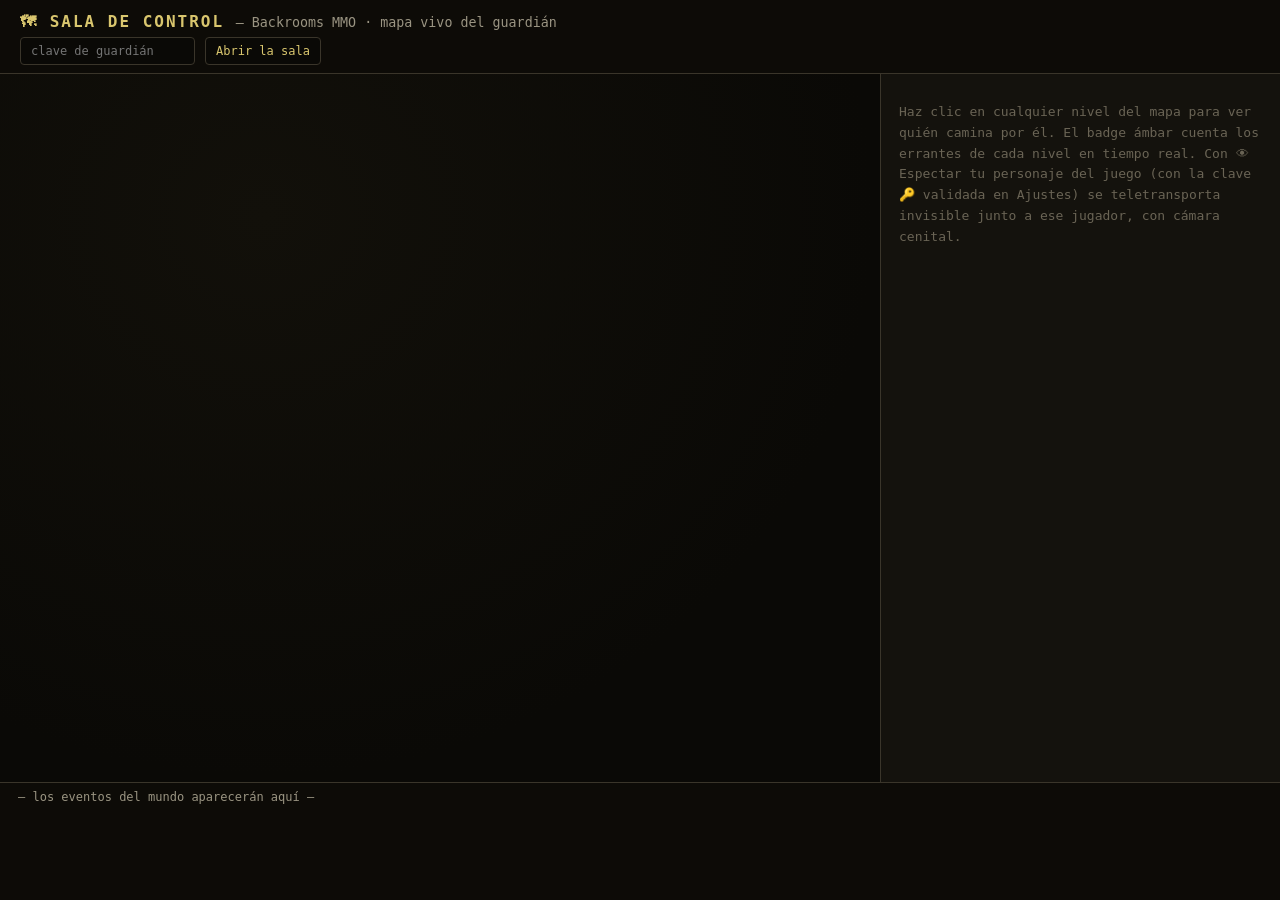
<file: server/observatorio-mapa.html>
<!doctype html>
<!-- SALA DE CONTROL — mapa vivo del grafo de niveles para los directos del
     guardián. Se sirve en /observatorio/mapa; consume /grafo (estático) y
     /observa (cada 2 s) con la clave de guardián. Clic en un nivel → panel con
     sus jugadores → botón 👁 Espectar teletransporta al guardián EN el juego
     junto a ese jugador (cámara cenital, invisible). Sin dependencias. -->
<html lang="es">
<head>
<meta charset="utf-8">
<meta name="viewport" content="width=device-width, initial-scale=1">
<meta name="robots" content="noindex">
<title>Sala de Control — Backrooms MMO</title>
<style>
 :root{
  --amarillo:#d9c66e; --amarillo-osc:#8a7a3d; --hueso:#efe8d0; --gris:#9a9482;
  --panel:#14120d; --borde:#3a352a; --fondo:#0a0906;
  --ok:#7fae62; --aviso:#c8964a; --mal:#c05b4a; --azul:#6d95b5;
 }
 *{box-sizing:border-box}
 body{background:var(--fondo);color:var(--hueso);margin:0;height:100vh;display:flex;flex-direction:column;
  font-family:'Cascadia Mono','Consolas',monospace}
 [hidden]{display:none!important}
 header{padding:12px 20px 8px;border-bottom:1px solid var(--borde);background:#0d0b07}
 h1{font-size:16px;margin:0 0 4px;color:var(--amarillo);letter-spacing:2px}
 h1 small{color:var(--gris);font-weight:normal;letter-spacing:0}
 .fila{display:flex;gap:10px;align-items:center;flex-wrap:wrap;margin:6px 0 0}
 input,button{background:#0a0906;border:1px solid var(--borde);color:var(--hueso);
  font-family:inherit;font-size:12px;padding:6px 10px;border-radius:4px}
 button{cursor:pointer;color:var(--amarillo)} button:hover{border-color:var(--amarillo)}
 #error{color:var(--mal);font-size:12px}
 #estado-linea{color:var(--gris);font-size:11px;margin-left:auto}
 #anuncio-txt{width:340px}
 #buscar{width:200px}
 main{flex:1;display:flex;min-height:0}
 .wrap{flex:1;overflow:auto;background:radial-gradient(ellipse at 30% 20%, #12100a 0%, #0a0906 70%)}
 aside{width:400px;border-left:1px solid var(--borde);background:var(--panel);
  overflow:auto;padding:16px 18px;flex-shrink:0}
 aside .vacio{color:#6a6455;font-size:13px;line-height:1.6;margin-top:12px}
 aside h2{font-size:16px;color:var(--amarillo);margin:0 0 2px}
 aside .sub{color:var(--gris);font-size:12px;margin:0 0 10px}
 aside h3{font-size:12px;color:var(--gris);letter-spacing:2px;margin:14px 0 6px;
  border-bottom:1px solid var(--borde);padding-bottom:4px}
 .peligro-badge{display:inline-block;width:11px;height:11px;border-radius:3px;margin-right:6px;vertical-align:-1px}
 /* fichas de jugador en el panel */
 .jug{background:#0f0e0a;border:1px solid var(--borde);border-left:3px solid var(--amarillo-osc);
  padding:8px 10px;margin-bottom:6px;font-size:12.5px;line-height:1.5}
 .jug b{color:var(--hueso);font-size:13.5px}
 .jug .meta{color:var(--gris);font-size:11px}
 .jug .vit b{font-variant-numeric:tabular-nums}
 .jug .sep{color:var(--gris);margin:0 3px}
 .jug .acciones{margin-top:5px;display:flex;gap:5px}
 .jug .acciones button{padding:3px 9px;font-size:11.5px}
 .jug button.espectar{color:#7ab8e8;border-color:#2a4a62}
 .jug button.espectar:hover{border-color:#7ab8e8}
 .jug button.kick:hover{border-color:var(--aviso);color:var(--aviso)}
 .jug button.ban:hover{border-color:var(--mal);color:var(--mal)}
 .flags{font-size:14px;margin-left:4px}
 /* ticker de eventos */
 #ticker{border-top:1px solid var(--borde);background:#0d0b07;padding:6px 18px;
  height:118px;overflow-y:auto;font-size:12px;flex-shrink:0}
 #ticker .ev{padding:1px 0;color:var(--gris)}
 #ticker .ev .hora{color:#5a543f;font-size:10.5px;margin-right:6px}
 #ticker .ev.cruce{color:var(--hueso)}
 #ticker .ev.entra{color:var(--azul)}
 #ticker .ev.muere{color:var(--mal)}
 #ticker .ev.escape{color:#4ade80;font-weight:bold}
 /* toast */
 #toast{position:fixed;bottom:132px;left:50%;transform:translateX(-50%);
  background:var(--panel);border:1px solid var(--amarillo);color:var(--hueso);
  padding:10px 18px;border-radius:6px;opacity:0;transition:opacity .3s;pointer-events:none;z-index:9;font-size:13px}
 #toast.ver{opacity:1}
 /* ------- SVG ------- */
 svg{display:block}
 .arista{fill:none;stroke:#8a8a9a;stroke-opacity:.4;stroke-width:1.6;transition:all .15s}
 .arista.vuelta{stroke:#b08a4a;stroke-opacity:.45}
 .t-rara,.t-arriesgada,.t-llave,.t-void{stroke-dasharray:6 4}
 .t-escape{stroke:#4ade80}
 .arista.lit{stroke:#ffd970;stroke-opacity:1;stroke-width:2.8;
  filter:drop-shadow(0 0 5px rgba(255,217,112,.9))}
 .arista.dim{stroke-opacity:.06}
 .nodo{cursor:pointer}
 .nodo rect.caja{fill:#16141c;stroke-width:2;transition:all .15s}
 .nodo.escape rect.caja{fill:#14261c}
 .nodo.congente rect.caja{fill:#1d1a10}
 .nodo .tt{fill:#f0ead6;font-size:14px;font-weight:700}
 .nodo .ts{fill:#b8b2a0;font-size:11px}
 .nodo .tp{font-size:10px;font-weight:600}
 .nodo:hover rect.caja,.nodo.lit rect.caja{filter:drop-shadow(0 0 8px rgba(255,217,112,.7));stroke-width:3}
 .nodo.sel rect.caja{stroke:#ffd970!important;stroke-width:3.5;
  filter:drop-shadow(0 0 12px rgba(255,217,112,.9))}
 .nodo.dim{opacity:.22}
 .nodo.buscado rect.caja{filter:drop-shadow(0 0 10px rgba(122,222,128,.9));stroke:#4ade80!important}
 /* badge vivo de jugadores */
 .badge circle{fill:#3a2f10;stroke:var(--amarillo);stroke-width:1.5}
 .badge text{fill:#ffe9a0;font-size:13px;font-weight:700}
 .badge.pulso circle{animation:pulso 1.6s ease-in-out infinite}
 @keyframes pulso{0%,100%{stroke-opacity:1}50%{stroke-opacity:.25}}
 .nombres{fill:#c8b866;font-size:10px}
</style>
</head>
<body>
<header>
 <h1>🗺 SALA DE CONTROL <small>— Backrooms MMO · mapa vivo del guardián</small></h1>
 <div class="fila" id="acceso">
  <input id="clave" type="password" placeholder="clave de guardián" autocomplete="off">
  <button id="entrar">Abrir la sala</button>
  <span id="error"></span>
 </div>
 <div class="fila" id="controles" hidden>
  <input id="anuncio-txt" maxlength="200" placeholder="📢 anuncio para TODOS (reto, premio, ganador…)">
  <button id="btn-anuncio">📢 Anunciar</button>
  <button id="btn-dejar" title="El guardián vuelve al mundo (deja de espectar)">✕ Dejar de espectar</button>
  <input id="buscar" placeholder="buscar nivel o errante…" spellcheck="false">
  <span id="estado-linea"></span>
 </div>
</header>
<main>
 <div class="wrap" id="wrap"><svg id="mapa"></svg></div>
 <aside id="panel">
  <p class="vacio">Haz clic en cualquier nivel del mapa para ver quién camina por él.
  El badge ámbar cuenta los errantes de cada nivel en tiempo real.
  Con 👁 Espectar tu personaje del juego (con la clave 🔑 validada en Ajustes)
  se teletransporta invisible junto a ese jugador, con cámara cenital.</p>
 </aside>
</main>
<div id="ticker"><div class="ev">— los eventos del mundo aparecerán aquí —</div></div>
<div id="toast"></div>

<script>
'use strict';
(() => {
  const $ = (id) => document.getElementById(id);
  const esc = (s) => String(s == null ? '' : s)
    .replace(/&/g, '&amp;').replace(/</g, '&lt;').replace(/>/g, '&gt;').replace(/"/g, '&quot;');
  const PELIGRO = ['#3fae6a', '#8bb944', '#d9a531', '#e0742c', '#d94a35', '#a12744'];
  const colorPeligro = (p) => PELIGRO[Math.max(0, Math.min(5, p | 0))];
  const colorVital = (v) => v > 60 ? 'var(--ok)' : v > 30 ? 'var(--aviso)' : 'var(--mal)';

  let clave = sessionStorage.getItem('obs-clave') || '';
  let grafo = null;       // /grafo: {niveles}
  let pos = {}, W = 0, H = 0; // layout calculado
  let vivo = null;        // último /observa
  let seleccion = null;   // nivel clicado
  let timer = null;
  let prevJug = null;     // id -> {nombre, nivel, muerto} para el ticker
  let prevEscapes = null;

  // ---------- layout BFS por capas (el de pipeline/make-map.js) ----------
  const NW = 200, NH = 68, GX = 150, GY = 26;
  function calcularLayout() {
    const levels = grafo.niveles;
    const destinosDe = (lv) => lv.salidas.flatMap((s) => s.destinos);
    const depth = { 'level-0': 0 };
    const q = ['level-0'];
    while (q.length) {
      const u = q.shift();
      for (const v of destinosDe(levels[u]))
        if (levels[v] && depth[v] === undefined) { depth[v] = depth[u] + 1; q.push(v); }
    }
    for (const id of Object.keys(levels)) if (depth[id] === undefined) depth[id] = 3;
    const cols = {};
    for (const [id, d] of Object.entries(depth)) (cols[d] = cols[d] || []).push(id);
    const maxD = Math.max(...Object.keys(cols).map(Number));
    let maxRows = 0;
    for (let d = 0; d <= maxD; d++) {
      const list = (cols[d] || []).sort((a, b) => levels[a].peligro - levels[b].peligro);
      maxRows = Math.max(maxRows, list.length);
      list.forEach((id, i) => { pos[id] = { x: 40 + d * (NW + GX), y: 40 + i * (NH + GY) }; });
    }
    W = 40 * 2 + (maxD + 1) * (NW + GX);
    H = 80 + maxRows * (NH + GY);
  }

  // ---------- SVG estático (nodos y aristas; la capa viva solo toca badges) ----------
  function pintarMapa() {
    const levels = grafo.niveles;
    let edges = '', nodes = '';
    for (const [id, lv] of Object.entries(levels)) {
      const p = pos[id];
      for (const s of lv.salidas) for (const destino of s.destinos) {
        const t = pos[destino];
        if (!t) continue;
        const x1 = p.x + NW, y1 = p.y + NH / 2, x2 = t.x, y2 = t.y + NH / 2;
        const back = t.x <= p.x;
        const mx = back ? Math.max(x1, x2 + NW) + 70 : (x1 + x2) / 2;
        const d = back
          ? `M ${x1} ${y1} C ${mx} ${y1}, ${mx} ${y2}, ${x2 + NW} ${y2}`
          : `M ${x1} ${y1} C ${mx} ${y1}, ${mx} ${y2}, ${x2} ${y2}`;
        edges += `<path class="arista t-${esc(s.tipo)}${back ? ' vuelta' : ''}" data-from="${esc(id)}" data-to="${esc(destino)}" d="${d}"/>`;
      }
    }
    for (const [id, lv] of Object.entries(levels)) {
      const p = pos[id];
      const sub = (lv.nombre.split('«')[1] || '').replace('»', '') || (lv.clase || '').split('·')[0].trim();
      nodes += `<g class="nodo${lv.esEscape ? ' escape' : ''}" data-id="${esc(id)}" transform="translate(${p.x},${p.y})">
        <rect class="caja" width="${NW}" height="${NH}" rx="9" stroke="${lv.esEscape ? '#4ade80' : colorPeligro(lv.peligro)}"/>
        <text class="tt" x="12" y="24">${esc(lv.wikiTitle)}${lv.esEscape ? ' ⭐' : ''}</text>
        <text class="ts" x="12" y="42">${esc(sub)}</text>
        <text class="tp" x="12" y="58" fill="${colorPeligro(lv.peligro)}">Peligro ${lv.peligro}/5 · ${esc(lv.bioma)}</text>
        <g class="badge" data-badge="${esc(id)}" transform="translate(${NW - 4},4)" display="none">
          <circle r="13"></circle><text text-anchor="middle" dy="4.5">0</text>
        </g>
        <text class="nombres" data-nombres="${esc(id)}" x="12" y="${NH + 14}"></text>
      </g>`;
    }
    $('mapa').setAttribute('width', W);
    $('mapa').setAttribute('height', H);
    $('mapa').setAttribute('viewBox', `0 0 ${W} ${H}`);
    $('mapa').innerHTML = edges + nodes;
    // interacción hover/clic
    const aristas = [...document.querySelectorAll('.arista')];
    const nodos = [...document.querySelectorAll('.nodo')];
    const resaltar = (id) => {
      const con = new Set([id]);
      for (const a of aristas) {
        const toca = a.dataset.from === id || a.dataset.to === id;
        a.classList.toggle('lit', toca);
        a.classList.toggle('dim', !toca);
        if (toca) { con.add(a.dataset.from); con.add(a.dataset.to); }
      }
      for (const n of nodos) {
        const esta = con.has(n.dataset.id);
        n.classList.toggle('lit', esta && n.dataset.id !== id);
        n.classList.toggle('dim', !esta);
      }
    };
    const limpiar = () => {
      if (seleccion) { resaltar(seleccion); return; }
      for (const a of aristas) a.classList.remove('lit', 'dim');
      for (const n of nodos) n.classList.remove('lit', 'dim');
    };
    for (const n of nodos) {
      n.addEventListener('mouseenter', () => resaltar(n.dataset.id));
      n.addEventListener('mouseleave', limpiar);
      n.addEventListener('click', (ev) => {
        ev.stopPropagation();
        seleccion = n.dataset.id;
        for (const x of nodos) x.classList.toggle('sel', x === n);
        resaltar(seleccion);
        pintarPanel();
      });
    }
    $('mapa').addEventListener('click', () => {
      seleccion = null;
      for (const n of nodos) n.classList.remove('sel');
      limpiar();
      pintarPanel();
    });
  }

  // ---------- capa viva: badges + panel + ticker ----------
  function jugadoresDe(nivel) {
    // agrupa por instancia las salas vivas de ese nivel
    return (vivo ? vivo.salas : []).filter((s) => s.nivel === nivel && s.jugadores.length);
  }

  function actualizarBadges() {
    const porNivel = {};
    for (const s of (vivo ? vivo.salas : []))
      porNivel[s.nivel] = (porNivel[s.nivel] || 0) +
        s.jugadores.filter((j) => !j.espectador).length;
    for (const g of document.querySelectorAll('[data-badge]')) {
      const id = g.getAttribute('data-badge');
      const n = porNivel[id] || 0;
      g.setAttribute('display', n ? '' : 'none');
      g.classList.toggle('pulso', n > 0);
      g.querySelector('text').textContent = n;
      g.closest('.nodo').classList.toggle('congente', n > 0);
    }
    // nombres bajo el nodo (máx 3 + «+N»)
    for (const t of document.querySelectorAll('[data-nombres]')) {
      const id = t.getAttribute('data-nombres');
      const nombres = [];
      for (const s of jugadoresDe(id))
        for (const j of s.jugadores) if (!j.espectador) nombres.push(j.nombre);
      t.textContent = nombres.length
        ? nombres.slice(0, 3).join(' · ') + (nombres.length > 3 ? ` +${nombres.length - 3}` : '')
        : '';
    }
  }

  function flagsDe(j) {
    return [j.muerto && '💀', j.escondido && '🫥', j.luz && '🔦',
      j.espectador && '👁', j.esAdmin && '🔑', j.muteado && '🔇'].filter(Boolean).join(' ');
  }

  function pintarPanel() {
    const panel = $('panel');
    if (!seleccion || !grafo) {
      panel.innerHTML = '<p class="vacio">Haz clic en cualquier nivel del mapa para ver quién camina por él.</p>';
      return;
    }
    const lv = grafo.niveles[seleccion];
    const salas = jugadoresDe(seleccion);
    const filtro = $('buscar').value.trim().toLowerCase();
    let cuerpo = '';
    for (const s of salas) {
      const jugadores = s.jugadores.filter((j) => !filtro || j.nombre.toLowerCase().includes(filtro));
      if (!jugadores.length) continue;
      cuerpo += `<h3>INSTANCIA #${s.inst}${s.privada ? ' · privada' : ''} · ${s.jugadores.length} errante${s.jugadores.length === 1 ? '' : 's'} · ${s.entidades.length} entidad${s.entidades.length === 1 ? '' : 'es'}</h3>`;
      for (const j of jugadores) {
        cuerpo += `<div class="jug">
          <b>${esc(j.nombre)}</b> <span class="meta">#${j.id}</span><span class="flags">${flagsDe(j)}</span><br>
          <span class="vit" title="salud / sed / cordura">
            ❤<b style="color:${colorVital(j.salud)}">${j.salud}</b><span class="sep">·</span>
            💧<b style="color:${colorVital(j.sed)}">${j.sed}</b><span class="sep">·</span>
            🧠<b style="color:${colorVital(j.cordura)}">${j.cordura}</b></span>
          <span class="meta"> · ${Math.floor(j.conectadoS / 60)} min dentro</span>
          <div class="acciones">
            ${j.espectador ? '' : `<button class="espectar" data-id="${j.id}" data-n="${esc(j.nombre)}">👁 Espectar</button>`}
            <button class="kick" data-id="${j.id}" data-n="${esc(j.nombre)}">kick</button>
            <button class="ban" data-id="${j.id}" data-n="${esc(j.nombre)}">ban</button>
          </div>
        </div>`;
      }
    }
    if (!cuerpo) cuerpo = '<p class="vacio">No hay nadie caminando por este nivel ahora mismo.</p>';
    panel.innerHTML =
      `<h2><span class="peligro-badge" style="background:${colorPeligro(lv.peligro)}"></span>` +
      `${esc(lv.wikiTitle)}${lv.esEscape ? ' ⭐' : ''}</h2>` +
      `<p class="sub">${esc(lv.nombre)}<br>Peligro ${lv.peligro}/5 · bioma: ${esc(lv.bioma)}</p>` + cuerpo;
  }

  // ---------- ticker de eventos (diff entre polls) ----------
  function hora() { return new Date().toLocaleTimeString(); }
  function evento(clase, txt) {
    const t = $('ticker');
    const div = document.createElement('div');
    div.className = 'ev ' + clase;
    div.innerHTML = `<span class="hora">${hora()}</span>${esc(txt)}`;
    t.prepend(div);
    while (t.children.length > 120) t.removeChild(t.lastChild);
  }
  function tickearEventos() {
    const ahora = new Map(); // id -> {nombre, nivel, nivelNombre, muerto, espectador}
    for (const s of vivo.salas)
      for (const j of s.jugadores)
        ahora.set(j.id, { nombre: j.nombre, nivel: s.nivel, nivelNombre: s.nombre, muerto: j.muerto, espectador: j.espectador });
    if (prevJug) {
      for (const [id, a] of ahora) {
        const p = prevJug.get(id);
        if (a.espectador) continue; // el guardián fantasma no hace ruido
        if (!p) evento('entra', `${a.nombre} despierta en las Backrooms (${a.nivelNombre}).`);
        else {
          if (p.nivel !== a.nivel) evento('cruce', `${a.nombre} cruza a ${a.nivelNombre}.`);
          if (!p.muerto && a.muerto) evento('muere', `💀 ${a.nombre} ha muerto en ${a.nivelNombre}.`);
        }
      }
      for (const [id, p] of prevJug)
        if (!ahora.has(id) && !p.espectador) evento('', `${p.nombre} se desvanece del mundo.`);
      const escapes = vivo.historico ? vivo.historico.escapes : null;
      if (escapes !== null && prevEscapes !== null && escapes > prevEscapes)
        evento('escape', `⭐ ¡ALGUIEN HA ESCAPADO DE LAS BACKROOMS! (${escapes} escapes totales)`);
      if (escapes !== null) prevEscapes = escapes;
    } else if (vivo.historico) prevEscapes = vivo.historico.escapes;
    prevJug = ahora;
  }

  // ---------- red ----------
  let toastT = null;
  function toast(txt) {
    const el = $('toast');
    el.textContent = txt;
    el.classList.add('ver');
    clearTimeout(toastT);
    toastT = setTimeout(() => el.classList.remove('ver'), 3500);
  }

  async function accion(cuerpo) {
    try {
      const r = await fetch('/accion', {
        method: 'POST', headers: { 'content-type': 'application/json' },
        body: JSON.stringify({ clave, ...cuerpo }),
      });
      const d = await r.json();
      toast(d.ok ? d.msg : (d.error || `error ${r.status}`));
      return !!d.ok;
    } catch (e) { toast('sin conexión con el servidor'); return false; }
  }

  async function refrescar() {
    if (!clave) return;
    try {
      const r = await fetch('/observa?clave=' + encodeURIComponent(clave), { cache: 'no-store' });
      if (!r.ok) {
        const cuerpo = await r.json().catch(() => ({}));
        sessionStorage.removeItem('obs-clave');
        clave = '';
        clearInterval(timer);
        $('controles').hidden = true;
        $('acceso').hidden = false;
        $('error').textContent = cuerpo.error || `error ${r.status}`;
        return;
      }
      vivo = await r.json();
      $('estado-linea').textContent =
        `${vivo.total} errante${vivo.total === 1 ? '' : 's'} · ${vivo.salas.length} salas · actualizado ${hora()}`;
      actualizarBadges();
      tickearEventos();
      if (seleccion) pintarPanel();
    } catch (e) {
      $('estado-linea').textContent = 'sin conexión… reintentando';
    }
  }

  async function arrancar() {
    try {
      const r = await fetch('/grafo?clave=' + encodeURIComponent(clave), { cache: 'no-store' });
      if (!r.ok) {
        const cuerpo = await r.json().catch(() => ({}));
        $('error').textContent = cuerpo.error || `error ${r.status}`;
        sessionStorage.removeItem('obs-clave');
        clave = '';
        return;
      }
      grafo = await r.json();
    } catch (e) { $('error').textContent = 'sin conexión con el servidor'; return; }
    $('acceso').hidden = true;
    $('controles').hidden = false;
    $('error').textContent = '';
    calcularLayout();
    pintarMapa();
    refrescar();
    clearInterval(timer);
    timer = setInterval(refrescar, 2000);
  }

  // ---------- controles ----------
  $('entrar').onclick = () => {
    clave = $('clave').value.trim();
    if (!clave) return;
    sessionStorage.setItem('obs-clave', clave);
    arrancar();
  };
  $('clave').onkeydown = (e) => { if (e.key === 'Enter') $('entrar').onclick(); };
  $('btn-anuncio').onclick = async () => {
    const txt = $('anuncio-txt').value.trim();
    if (!txt) { $('anuncio-txt').focus(); return; }
    if (await accion({ accion: 'anuncio', txt })) $('anuncio-txt').value = '';
  };
  $('anuncio-txt').onkeydown = (e) => { if (e.key === 'Enter') $('btn-anuncio').onclick(); };
  $('btn-dejar').onclick = () => accion({ accion: 'espectar-fin' });
  $('buscar').oninput = () => {
    const t = $('buscar').value.trim().toLowerCase();
    for (const n of document.querySelectorAll('.nodo')) {
      const lv = grafo && grafo.niveles[n.dataset.id];
      let hit = t && lv && (lv.wikiTitle.toLowerCase().includes(t) ||
        lv.nombre.toLowerCase().includes(t) || lv.bioma.toLowerCase().includes(t));
      if (t && !hit && vivo) // también encuentra ERRANTES por nombre
        hit = jugadoresDe(n.dataset.id).some((s) => s.jugadores.some((j) => j.nombre.toLowerCase().includes(t)));
      n.classList.toggle('buscado', !!hit);
    }
    if (seleccion) pintarPanel();
  };
  // delegación: botones del panel (se repinta cada 2 s)
  $('panel').addEventListener('click', (e) => {
    const b = e.target.closest('button');
    if (!b) return;
    const id = +b.getAttribute('data-id'), n = b.getAttribute('data-n');
    if (b.classList.contains('espectar')) accion({ accion: 'espectar', id });
    else if (b.classList.contains('kick')) { if (confirm(`¿KICK a ${n}?`)) accion({ accion: 'kick', id }); }
    else if (b.classList.contains('ban')) { if (confirm(`¿BAN a ${n}?\n\nNo podrá volver a entrar con este navegador.`)) accion({ accion: 'ban', id }); }
  });

  if (clave) arrancar();
})();
</script>
</body>
</html>
</file>
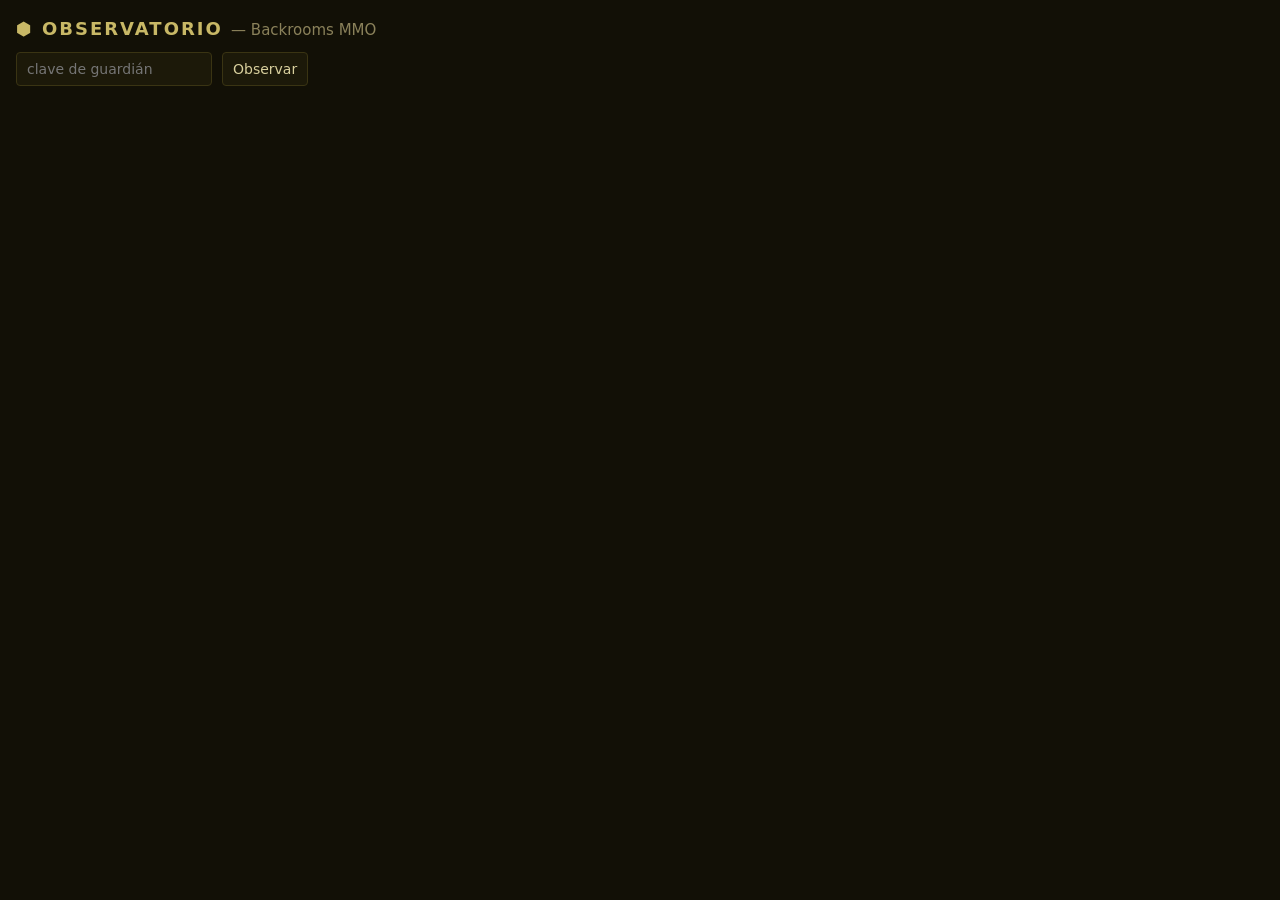
<file: server/observatorio.html>
<!doctype html>
<!-- OBSERVATORIO DEL GUARDIÁN — panel de observabilidad en tiempo real del MMO.
     Se sirve en /observatorio y consume /observa?clave=<MMO_ADMIN> cada 2 s.
     Sin dependencias, como todo el proyecto. -->
<html lang="es">
<head>
<meta charset="utf-8">
<meta name="viewport" content="width=device-width, initial-scale=1">
<meta name="robots" content="noindex">
<title>Observatorio — Backrooms MMO</title>
<style>
  :root {
    --fondo: #121006; --panel: #1c1909; --borde: #3a3413;
    --tinta: #d8cf9d; --apagado: #8a815a; --ambar: #c8b866;
    --ok: #7fae62; --aviso: #c8964a; --mal: #c05b4a; --azul: #6d95b5;
  }
  * { box-sizing: border-box; margin: 0; }
  [hidden] { display: none !important; }
  body {
    background: var(--fondo); color: var(--tinta);
    font: 14px/1.45 'Segoe UI', system-ui, sans-serif;
    padding: 16px; max-width: 1400px; margin: 0 auto;
  }
  h1 { font-size: 18px; letter-spacing: 2px; color: var(--ambar); }
  h1 small { color: var(--apagado); font-weight: normal; letter-spacing: 0; }
  .fila { display: flex; gap: 10px; align-items: center; flex-wrap: wrap; margin: 10px 0; }
  input, button {
    background: var(--panel); color: var(--tinta); border: 1px solid var(--borde);
    border-radius: 4px; padding: 6px 10px; font: inherit;
  }
  button { cursor: pointer; } button:hover { border-color: var(--ambar); }
  #error { color: var(--mal); }
  /* losetas de métricas globales */
  #losetas, .losetas { display: flex; gap: 8px; flex-wrap: wrap; margin: 12px 0; }
  .loseta {
    background: var(--panel); border: 1px solid var(--borde); border-radius: 6px;
    padding: 8px 14px; min-width: 108px;
  }
  .loseta b { display: block; font-size: 20px; color: var(--ambar); }
  .loseta span { font-size: 11px; color: var(--apagado); text-transform: uppercase; letter-spacing: 1px; }
  .loseta.mal b { color: var(--mal); }
  /* salas */
  .sala {
    background: var(--panel); border: 1px solid var(--borde); border-radius: 6px;
    padding: 10px 12px; margin: 10px 0;
  }
  .sala h2 { font-size: 15px; color: var(--ambar); }
  .sala h2 .meta { color: var(--apagado); font-size: 12px; font-weight: normal; margin-left: 8px; }
  table { border-collapse: collapse; width: 100%; margin-top: 6px; }
  th, td { text-align: left; padding: 4px 8px; border-top: 1px solid var(--borde); vertical-align: top; }
  th { font-size: 11px; color: var(--apagado); text-transform: uppercase; letter-spacing: 1px; border-top: 0; }
  /* barras de estado */
  .barra { display: inline-block; width: 52px; height: 7px; background: #000; border-radius: 3px; overflow: hidden; vertical-align: middle; margin-right: 4px; }
  .barra i { display: block; height: 100%; }
  .num { font-size: 11px; color: var(--apagado); }
  .chip {
    display: inline-block; background: #000; border: 1px solid var(--borde);
    border-radius: 3px; padding: 1px 6px; margin: 1px 2px 1px 0; font-size: 12px;
  }
  .chip.mano { border-color: var(--azul); }
  .chip.puesto { border-color: var(--ok); }
  .alerta { color: var(--mal); font-weight: bold; }
  .flags { font-size: 15px; }
  .vacio { color: var(--apagado); font-style: italic; }
  /* gráficos de barras (sin dependencias) */
  .paneles { display: grid; grid-template-columns: repeat(auto-fit, minmax(300px, 1fr)); gap: 12px; margin: 12px 0; }
  .grafico { background: var(--panel); border: 1px solid var(--borde); border-radius: 6px; padding: 10px 14px; }
  .grafico h3 { font-size: 12px; color: var(--apagado); text-transform: uppercase; letter-spacing: 1px; margin-bottom: 8px; }
  .cfila { display: flex; align-items: center; gap: 8px; margin: 3px 0; font-size: 13px; }
  .cetq { width: 130px; flex: none; white-space: nowrap; overflow: hidden; text-overflow: ellipsis; color: var(--tinta); }
  .cpista { flex: 1; background: #000; border-radius: 3px; height: 16px; overflow: hidden; }
  .crelleno { display: block; height: 100%; border-radius: 3px; transition: width .4s ease; }
  .cval { width: 42px; flex: none; text-align: right; color: var(--ambar); font-variant-numeric: tabular-nums; }
  .seed { font-family: ui-monospace, monospace; font-size: 11px; color: var(--azul); }
  /* filas compactas: vitales como números de colores */
  table.compacta th, table.compacta td { padding: 2px 8px; }
  .vitals b { font-variant-numeric: tabular-nums; }
  .vitals .sep { color: var(--apagado); margin: 0 2px; }
  /* moderación: botones que aparecen al pasar el ratón por la fila */
  .cel-alerta { white-space: nowrap; }
  /* botones de moderación de la TABLA: siempre visibles (no descuadran) */
  .mods { display: inline-flex; gap: 4px; margin-left: 6px; vertical-align: middle; }
  /* variante del GRÁFICO de alertas: aparecen al pasar el ratón por la fila,
     con el hueco reservado (visibility) para que la barra no salte */
  .cmods { visibility: hidden; margin-left: 8px; }
  .cfila:hover .cmods { visibility: visible; }
  .mod { padding: 1px 7px; font-size: 11px; border-radius: 3px; cursor: pointer;
    background: #000; border: 1px solid var(--borde); color: var(--tinta); }
  .mod.kick:hover { border-color: var(--aviso); color: var(--aviso); }
  .mod.ban:hover { border-color: var(--mal); color: var(--mal); }
  /* gráfico de chat: filas clicables */
  .cfila.clic { cursor: pointer; border-radius: 3px; padding: 1px 3px; }
  .cfila.clic:hover { background: #000; }
  .cfila.clic .cetq::after { content: ' ▸'; color: var(--apagado); }
  /* chat en vivo */
  #chatvivo { background: var(--panel); border: 1px solid var(--azul); border-radius: 6px; margin: 12px 0; }
  .cv-cab { display: flex; justify-content: space-between; align-items: center; padding: 8px 12px; border-bottom: 1px solid var(--borde); }
  .cv-cab b { color: var(--azul); }
  #cv-x { background: #000; border: 1px solid var(--borde); color: var(--tinta); border-radius: 4px; padding: 3px 10px; cursor: pointer; }
  .cv-lista { max-height: 240px; overflow-y: auto; padding: 8px 12px; font-size: 13px; }
  .cv-msg { padding: 2px 0; }
  .cv-hora { color: var(--apagado); font-size: 11px; }
  .cv-inst { color: var(--azul); font-size: 11px; }
  .cv-msg b { color: var(--ambar); }
  .cv-vacio { color: var(--apagado); font-style: italic; }
  /* toast de resultado de moderación */
  #toast { position: fixed; bottom: 18px; left: 50%; transform: translateX(-50%);
    background: var(--panel); border: 1px solid var(--ambar); color: var(--tinta);
    padding: 10px 18px; border-radius: 6px; opacity: 0; transition: opacity .3s; pointer-events: none; z-index: 9; }
  #toast.ver { opacity: 1; }
  #historico td, #historico th { border-top: 1px solid var(--borde); }
  details { margin: 14px 0; }
  summary { cursor: pointer; color: var(--ambar); letter-spacing: 1px; }
  @media (max-width: 800px) { .col-inv { display: none; } }
</style>
</head>
<body>
<h1>⬢ OBSERVATORIO <small>— Backrooms MMO</small></h1>

<div class="fila" id="acceso">
  <input id="clave" type="password" placeholder="clave de guardián" autocomplete="off">
  <button id="entrar">Observar</button>
  <span id="error"></span>
</div>

<div id="tablero" hidden>
  <div class="fila">
    <input id="busca" placeholder="filtrar errante o nivel…">
    <button id="pausa">⏸ Pausar</button>
    <button id="btn-mapa" title="Mapa vivo del grafo de niveles: espectar, retos y anuncios">🗺 SALA DE CONTROL</button>
    <span class="num" id="reloj"></span>
  </div>
  <div id="losetas"></div>
  <div class="paneles" id="paneles"></div>
  <div id="chatvivo" hidden></div>
  <div id="salas"></div>
  <details open>
    <summary>HISTÓRICO (base de datos)</summary>
    <div id="historico"></div>
  </details>
</div>

<script>
'use strict';
(() => {
  const $ = (id) => document.getElementById(id);
  let clave = sessionStorage.getItem('obs-clave') || '';
  let pausado = false, temporizador = null;

  const esc = (s) => String(s == null ? '' : s)
    .replace(/&/g, '&amp;').replace(/</g, '&lt;').replace(/>/g, '&gt;').replace(/"/g, '&quot;');

  function colorBarra(v) { return v > 60 ? 'var(--ok)' : v > 30 ? 'var(--aviso)' : 'var(--mal)'; }
  function numColor(v) { return `<b style="color:${colorBarra(v)}">${v}</b>`; }
  function hms(s) {
    const h = Math.floor(s / 3600), m = Math.floor(s % 3600 / 60);
    return h ? `${h}h ${m}m` : m ? `${m}m ${s % 60}s` : `${s}s`;
  }
  function chips(ids, dicc, clase) {
    const vivos = (ids || []).filter(Boolean);
    if (!vivos.length) return '<span class="vacio">—</span>';
    return vivos.map((i) => `<span class="chip ${clase || ''}">${esc(dicc[i] || i)}</span>`).join('');
  }

  function loseta(valor, nombre, mal) {
    return `<div class="loseta ${mal ? 'mal' : ''}"><b>${esc(valor)}</b><span>${esc(nombre)}</span></div>`;
  }

  // gráfico de barras horizontales a partir de [{etq, val, k?}]. Si `clicable`,
  // cada fila lleva data-chatnivel=k y responde al clic (chat en vivo).
  function grafico(titulo, filas, color, clicable, extraFn) {
    const max = Math.max(1, ...filas.map((f) => f.val));
    const cuerpo = filas.length ? filas.map((f) => `
      <div class="cfila ${clicable ? 'clic' : ''}" ${clicable ? `data-chatnivel="${esc(f.k)}"` : ''}>
        <span class="cetq" title="${esc(f.etq)}">${esc(f.etq)}</span>
        <span class="cpista"><span class="crelleno" style="width:${(f.val / max * 100).toFixed(1)}%;background:${color}"></span></span>
        <span class="cval">${esc(f.val)}</span>${extraFn ? extraFn(f) : ''}
      </div>`).join('') : '<p class="vacio">sin datos</p>';
    return `<div class="grafico"><h3>${esc(titulo)}</h3>${cuerpo}</div>`;
  }

  // botones kick/ban reutilizables (tabla y gráfico de alertas)
  function modsBotones(id, nombre, cls) {
    const n = String(nombre).replace(/"/g, '&quot;');
    return `<span class="mods ${cls || ''}">` +
      `<button class="mod kick" data-id="${id}" data-n="${n}">kick</button>` +
      `<button class="mod ban" data-id="${id}" data-n="${n}">ban</button></span>`;
  }

  // errantes con rechazos del validador, de mayor a menor (para el gráfico)
  function alertasOrdenadas(d) {
    const filas = [];
    for (const s of d.salas)
      for (const j of s.jugadores) {
        const total = j.rechazos.vel + j.rechazos.muro;
        if (total > 0) filas.push({ etq: `${j.nombre} (${j.rechazos.vel ? 'speed' : ''}${j.rechazos.vel && j.rechazos.muro ? '+' : ''}${j.rechazos.muro ? 'noclip' : ''})`, val: total, id: j.id, nombre: j.nombre });
      }
    return filas.sort((a, b) => b.val - a.val).slice(0, 10);
  }

  function pintar(d) {
    $('reloj').textContent = `actualizado ${new Date(d.ahora).toLocaleTimeString()} · protocolo v${d.protocolo} · ${d.node}`;
    $('losetas').innerHTML =
      loseta(d.total, 'errantes') +
      loseta(d.salas.length, 'salas vivas') +
      loseta(d.tick.medioMs + ' ms', 'tick medio', d.tick.medioMs > 25) +
      loseta(d.tick.maxMs + ' ms', 'tick máx', d.tick.maxMs > 45) +
      loseta(d.memoriaMB + ' MB', 'memoria') +
      loseta(d.salidaKBs + ' KB/s', 'salida red') +
      loseta(hms(d.uptimeS), 'en pie');

    // panorama por nivel: reúne todas las seeds/instancias del mismo nivel
    const niveles = (d.niveles || []).filter((n) => n.jugadores > 0 || n.mensajes > 0);
    const nombreNivel = (n) => `${n.nombre}${n.instancias > 1 ? ` (${n.instancias} seeds)` : ''}`;
    $('paneles').innerHTML =
      grafico('👥 jugadores por nivel', niveles.map((n) => ({ etq: nombreNivel(n), val: n.jugadores })), 'var(--ambar)') +
      grafico('💬 chat por nivel (clic → chat en vivo)', niveles.slice().sort((a, b) => b.mensajes - a.mensajes).map((n) => ({ etq: n.nombre, val: n.mensajes, k: n.nivel })), 'var(--azul)', true) +
      grafico('⚠ alertas por errante (hover → moderar)', alertasOrdenadas(d), 'var(--mal)', false,
        (f) => modsBotones(f.id, f.nombre, 'cmods'));

    const filtro = $('busca').value.trim().toLowerCase();
    const salas = d.salas
      .filter((s) => s.jugadores.length)
      .filter((s) => !filtro || s.clave.toLowerCase().includes(filtro) ||
        (s.nombre || '').toLowerCase().includes(filtro) ||
        s.jugadores.some((j) => j.nombre.toLowerCase().includes(filtro)))
      .sort((a, b) => b.jugadores.length - a.jugadores.length);

    $('salas').innerHTML = salas.length ? salas.map((s) => {
      const jugadores = (filtro && !s.clave.toLowerCase().includes(filtro) &&
        !(s.nombre || '').toLowerCase().includes(filtro))
        ? s.jugadores.filter((j) => j.nombre.toLowerCase().includes(filtro)) : s.jugadores;
      const filas = jugadores.map((j) => {
        const flags = [
          j.muerto && '💀', j.escondido && '🫥', j.luz && '🔦',
          j.esAdmin && '🔑', j.muteado && '🔇',
        ].filter(Boolean).join(' ');
        const rech = j.rechazos.vel + j.rechazos.muro;
        const puesto = [j.equipo.cara, j.equipo.cuerpo, j.equipo.pies];
        const mods = modsBotones(j.id, j.nombre);
        const alerta = rech
          ? `<span class="alerta" title="velocidad ${j.rechazos.vel} · muros ${j.rechazos.muro}">⚠ ${rech}</span>`
          : '<span class="num">0</span>';
        return `<tr>
          <td><b>${esc(j.nombre)}</b><span class="num">#${j.id} · ${esc(j.token6)}…</span></td>
          <td class="vitals">${numColor(j.salud)}<span class="sep">/</span>${numColor(j.sed)}<span class="sep">/</span>${numColor(j.cordura)}</td>
          <td class="num">${j.x}, ${j.y}<br>${j.distSala} tiles</td>
          <td>${chips(j.manos, d.dicc, 'mano')}</td>
          <td class="col-inv">${chips(j.inv, d.dicc)}</td>
          <td>${chips(puesto, d.dicc, 'puesto')}</td>
          <td class="num">${hms(j.conectadoS)}</td>
          <td class="cel-alerta">${alerta}${mods}</td>
          <td class="flags">${flags}</td>
        </tr>`;
      }).join('');
      return `<div class="sala">
        <h2>${esc(s.nombre)} <span class="meta">instancia #${s.inst}${s.privada ? ' · privada' : ''}
          · peligro ${s.peligro ?? '?'} · ${s.jugadores.length} errante${s.jugadores.length === 1 ? '' : 's'}
          · ${s.entidades.length} entidad${s.entidades.length === 1 ? '' : 'es'}
          · 💬 ${s.mensajes} · <span class="seed">${esc(s.semilla)}</span></span></h2>
        <table class="compacta"><tr><th>errante</th><th title="salud / sed / cordura">❤ / 💧 / 🧠</th><th>posición</th>
          <th>manos</th><th class="col-inv">mochila</th><th>vistiendo</th>
          <th>tiempo</th><th title="informes de posición rechazados por el validador">⚠ rech.</th><th></th></tr>
          ${filas}</table>
      </div>`;
    }).join('') : '<p class="vacio">No hay nadie caminando por las Backrooms ahora mismo.</p>';

    const h = d.historico;
    $('historico').innerHTML = `
      <div class="losetas" style="margin-top:8px">
        ${loseta(h.registrados, 'errantes registrados')}
        ${loseta(h.activos24h, 'activos 24 h')}
        ${loseta(h.muertes, 'muertes')}
        ${loseta(h.escapes, 'escapes')}
        ${loseta(h.baneados, 'baneados', h.baneados > 0)}
      </div>
      <table style="max-width:520px"><tr><th>nivel</th><th>visitas</th><th>errantes distintos</th></tr>
        ${h.nivelesTop.map((n) => `<tr><td>${esc(n.nivel)}</td><td>${n.visitas}</td><td>${n.errantes}</td></tr>`).join('')}
      </table>`;
  }

  // ---------- toast de resultado ----------
  let toastT = null;
  function toast(txt) {
    let el = $('toast');
    if (!el) { el = document.createElement('div'); el.id = 'toast'; document.body.appendChild(el); }
    el.textContent = txt;
    el.classList.add('ver');
    clearTimeout(toastT);
    toastT = setTimeout(() => el.classList.remove('ver'), 3500);
  }

  // ---------- moderación (kick / ban) ----------
  async function moderar(id, accion, nombre) {
    if (!confirm(`¿${accion.toUpperCase()} a ${nombre}?` +
      (accion === 'ban' ? '\n\nNo podrá volver a entrar con este navegador.' : ''))) return;
    try {
      const r = await fetch('/accion', {
        method: 'POST', headers: { 'content-type': 'application/json' },
        body: JSON.stringify({ clave, accion, id }),
      });
      const d = await r.json();
      toast(d.ok ? d.msg : (d.error || `error ${r.status}`));
      refrescar();
    } catch (e) { toast('sin conexión con el servidor'); }
  }

  // ---------- chat en vivo por nivel ----------
  let chatV = null; // { nivel, seq, timer }
  function cerrarChatVivo() {
    if (chatV) { clearInterval(chatV.timer); chatV = null; }
    const c = $('chatvivo'); c.hidden = true; c.innerHTML = '';
  }
  function abrirChatVivo(nivel) {
    cerrarChatVivo();
    const c = $('chatvivo');
    c.hidden = false;
    c.innerHTML = `<div class="cv-cab"><b>💬 chat en vivo — ${esc(nivel)}</b>` +
      `<button id="cv-x">cerrar ✕</button></div>` +
      `<div class="cv-lista" id="cv-lista"><span class="cv-vacio">esperando mensajes…</span></div>`;
    $('cv-x').onclick = cerrarChatVivo;
    chatV = { nivel, seq: 0, timer: null };
    c.scrollIntoView({ block: 'nearest' });
    tickChat();
    chatV.timer = setInterval(tickChat, 1200);
  }
  async function tickChat() {
    if (!chatV) return;
    try {
      const r = await fetch(`/chat?clave=${encodeURIComponent(clave)}&nivel=${encodeURIComponent(chatV.nivel)}&desde=${chatV.seq}`, { cache: 'no-store' });
      if (!r.ok) return;
      const d = await r.json();
      const lista = $('cv-lista');
      if (!lista || !d.mensajes.length) return;
      lista.querySelector('.cv-vacio')?.remove();
      for (const m of d.mensajes) {
        chatV.seq = Math.max(chatV.seq, m.seq);
        const li = document.createElement('div');
        li.className = 'cv-msg';
        li.innerHTML = `<span class="cv-hora">${new Date(m.ts).toLocaleTimeString()}</span> ` +
          `<span class="cv-inst">#${m.inst}</span> <b>${esc(m.nombre)}</b>: ${esc(m.txt)}`;
        lista.appendChild(li);
      }
      while (lista.children.length > 200) lista.removeChild(lista.firstChild);
      lista.scrollTop = lista.scrollHeight;
    } catch (e) {}
  }

  async function refrescar() {
    if (pausado || !clave) return;
    try {
      const r = await fetch('/observa?clave=' + encodeURIComponent(clave), { cache: 'no-store' });
      if (!r.ok) {
        const cuerpo = await r.json().catch(() => ({}));
        sessionStorage.removeItem('obs-clave');
        clave = '';
        clearInterval(temporizador);
        cerrarChatVivo();
        $('tablero').hidden = true;
        $('acceso').hidden = false;
        $('error').textContent = cuerpo.error || `error ${r.status}`;
        return;
      }
      pintar(await r.json());
      $('error').textContent = '';
    } catch (e) {
      $('reloj').textContent = 'sin conexión con el servidor… reintentando';
    }
  }

  let listeners = false;
  function arrancar() {
    $('acceso').hidden = true;
    $('tablero').hidden = false;
    if (!listeners) {
      // delegación (persiste aunque pintar() rehaga el HTML interno)
      const clicMod = (e) => {
        const b = e.target.closest('.mod');
        if (!b) return false;
        moderar(+b.getAttribute('data-id'),
          b.classList.contains('ban') ? 'ban' : 'kick', b.getAttribute('data-n'));
        return true;
      };
      $('salas').addEventListener('click', clicMod);
      $('paneles').addEventListener('click', (e) => {
        if (clicMod(e)) return; // botón kick/ban del gráfico de alertas
        const row = e.target.closest('.cfila.clic[data-chatnivel]');
        if (row) abrirChatVivo(row.getAttribute('data-chatnivel'));
      });
      listeners = true;
    }
    refrescar();
    clearInterval(temporizador);
    temporizador = setInterval(refrescar, 2000);
  }

  $('entrar').onclick = () => {
    clave = $('clave').value.trim();
    if (!clave) return;
    sessionStorage.setItem('obs-clave', clave);
    arrancar();
  };
  $('clave').onkeydown = (e) => { if (e.key === 'Enter') $('entrar').onclick(); };
  $('btn-mapa').onclick = () => window.open('/observatorio/mapa', '_blank');
  $('pausa').onclick = () => {
    pausado = !pausado;
    $('pausa').textContent = pausado ? '▶ Reanudar' : '⏸ Pausar';
    if (!pausado) refrescar();
  };
  $('busca').oninput = refrescar;

  if (clave) arrancar();
})();
</script>
</body>
</html>
</file>
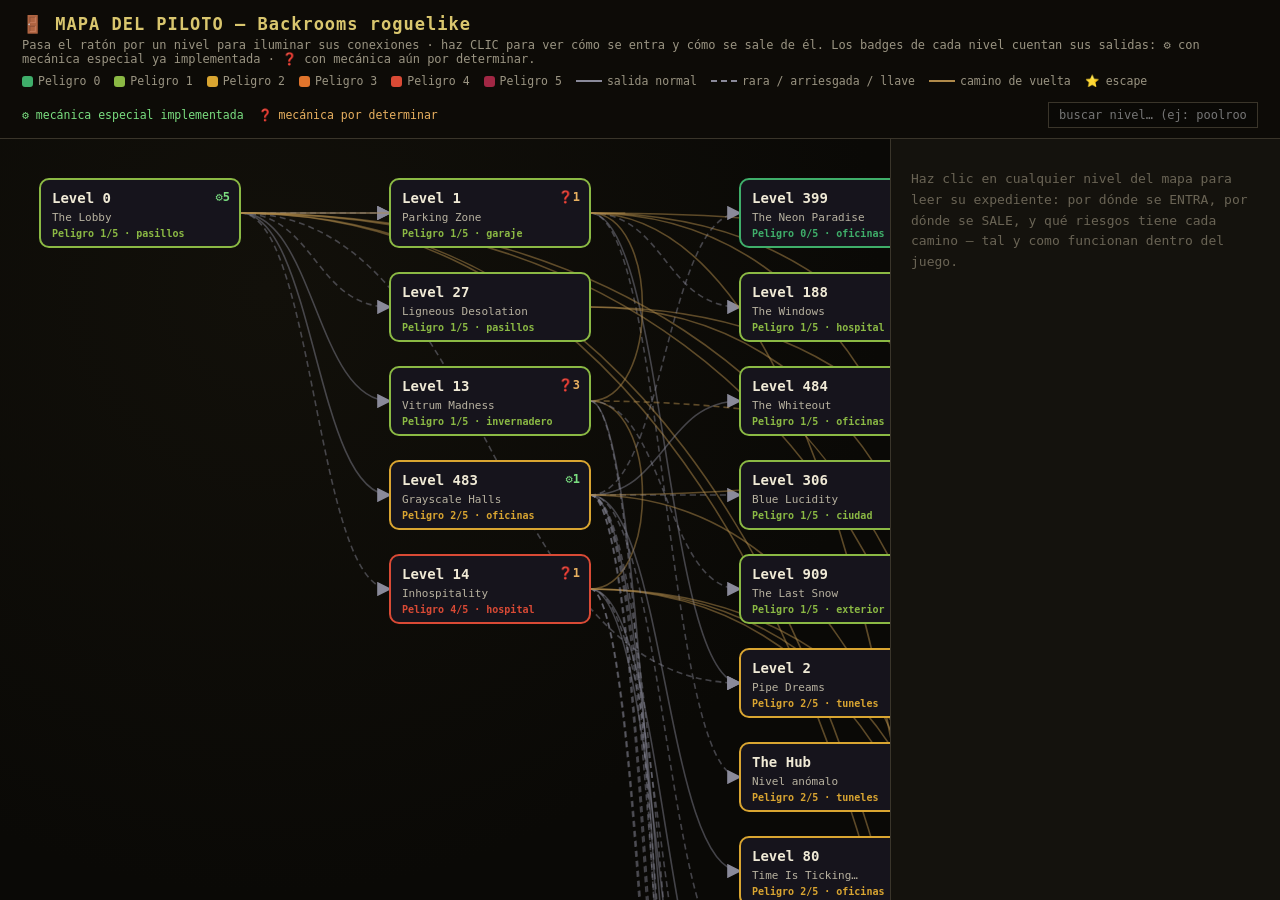
<file: data/game/mapa-piloto.html>
<!doctype html>
<html lang="es">
<head>
<meta charset="utf-8">
<title>Mapa del piloto — Backrooms</title>
<style>
 :root{
  --amarillo:#d9c66e; --amarillo-osc:#8a7a3d; --hueso:#efe8d0; --gris:#9a9482;
  --panel:#14120d; --borde:#3a352a; --fondo:#0a0906;
 }
 *{box-sizing:border-box}
 body{background:var(--fondo);color:var(--hueso);margin:0;height:100vh;display:flex;flex-direction:column;
  font-family:'Cascadia Mono','Consolas',monospace}
 header{padding:14px 22px 10px;border-bottom:1px solid var(--borde);background:#0d0b07}
 h1{font-size:17px;margin:0 0 4px;color:var(--amarillo);letter-spacing:1px}
 header p{color:var(--gris);margin:0 0 8px;font-size:12px}
 .leg{display:flex;gap:14px;flex-wrap:wrap;font-size:11.5px;color:var(--gris);align-items:center}
 .leg span{display:inline-flex;align-items:center;gap:5px}
 .dot{width:11px;height:11px;border-radius:3px;display:inline-block}
 .raya{width:26px;height:0;border-top:2px solid #8a8a9a;display:inline-block}
 .raya.d{border-top-style:dashed}
 .raya.v{border-top-color:#b08a4a}
 #buscar{margin-left:auto;background:#0a0906;border:1px solid var(--borde);color:var(--amarillo);
  font-family:inherit;font-size:12px;padding:5px 10px;width:210px}
 main{flex:1;display:flex;min-height:0}
 .wrap{flex:1;overflow:auto;background:
  radial-gradient(ellipse at 30% 20%, #12100a 0%, #0a0906 70%)}
 aside{width:390px;border-left:1px solid var(--borde);background:var(--panel);
  overflow:auto;padding:18px 20px;flex-shrink:0}
 aside .vacio{color:#6a6455;font-size:13px;line-height:1.6;margin-top:12px}
 aside h2{font-size:16px;color:var(--amarillo);margin:0 0 2px}
 aside .sub{color:var(--gris);font-size:12px;margin:0 0 10px}
 aside h3{font-size:12px;color:var(--gris);letter-spacing:2px;margin:16px 0 6px;
  border-bottom:1px solid var(--borde);padding-bottom:4px}
 .via{background:#0f0e0a;border:1px solid var(--borde);border-left:3px solid #8a8a9a;
  padding:7px 10px;margin-bottom:6px;font-size:12.5px;line-height:1.45}
 .via .dest{color:var(--amarillo);cursor:pointer;text-decoration:underline dotted}
 .via .dest:hover{color:#ffe9a0}
 .via .nota{color:#c88a5a;font-size:11.5px;display:block;margin-top:2px}
 .chip{display:inline-block;font-size:10px;padding:1px 7px;border-radius:8px;margin-left:6px;
  vertical-align:1px;letter-spacing:1px}
 .c-normal{background:#2a2a34;color:#b8b2c8}
 .c-rara{background:#1d2a3a;color:#7ab8e8}
 .c-arriesgada{background:#3a230f;color:#f0a860}
 .c-llave{background:#3a3212;color:#e8d060}
 .c-void{background:#26123a;color:#c090f0}
 .c-escape{background:#123a22;color:#4ade80}
 .c-sellada{background:#222;color:#777;text-decoration:line-through}
 .peligro-badge{display:inline-block;width:11px;height:11px;border-radius:3px;margin-right:6px;vertical-align:-1px}
 aside a{color:#7a90a8;font-size:12px}
 .retorno{background:#12100a;border:1px dashed var(--amarillo-osc);color:#b8ad8a;
  padding:7px 10px;font-size:11.5px;line-height:1.45;margin-top:10px}
 /* ------- SVG ------- */
 svg{display:block}
 .arista{fill:none;stroke:#8a8a9a;stroke-opacity:.45;stroke-width:1.6;transition:all .15s}
 .arista.vuelta{stroke:#b08a4a;stroke-opacity:.5}
 .t-rara,.t-arriesgada,.t-llave,.t-void{stroke-dasharray:6 4}
 .t-escape{stroke:#4ade80}
 .arista.lit{stroke:#ffd970;stroke-opacity:1;stroke-width:2.8;
  filter:drop-shadow(0 0 5px rgba(255,217,112,.9))}
 .arista.dim{stroke-opacity:.07}
 .nodo{cursor:pointer}
 .nodo rect{fill:#16141c;stroke-width:2;transition:all .15s}
 .nodo.escape rect{fill:#14261c}
 .nodo .tt{fill:#f0ead6;font-size:14px;font-weight:700}
 .nodo .ts{fill:#b8b2a0;font-size:11px}
 .nodo .tp{font-size:10px;font-weight:600}
 .nodo .badge-ok{fill:#7ade80;font-size:12px;font-weight:700}
 .nodo .badge-pend{fill:#e8b060;font-size:12px;font-weight:700}
 .nodo:hover rect,.nodo.lit rect{filter:drop-shadow(0 0 8px rgba(255,217,112,.7));stroke-width:3}
 .nodo.sel rect{stroke:#ffd970!important;stroke-width:3.5;
  filter:drop-shadow(0 0 12px rgba(255,217,112,.9))}
 .nodo.dim{opacity:.22}
 .nodo.buscado rect{filter:drop-shadow(0 0 10px rgba(122,222,128,.9));stroke:#4ade80!important}
</style>
</head>
<body>
<header>
 <h1>🚪 MAPA DEL PILOTO — Backrooms roguelike</h1>
 <p>Pasa el ratón por un nivel para iluminar sus conexiones · haz CLIC para ver cómo se entra y cómo se sale de él.
 Los badges de cada nivel cuentan sus salidas: ⚙ con mecánica especial ya implementada · ❓ con mecánica aún por determinar.</p>
 <div class="leg">
  <span><i class="dot" style="background:#3fae6a"></i>Peligro 0</span><span><i class="dot" style="background:#8bb944"></i>Peligro 1</span><span><i class="dot" style="background:#d9a531"></i>Peligro 2</span><span><i class="dot" style="background:#e0742c"></i>Peligro 3</span><span><i class="dot" style="background:#d94a35"></i>Peligro 4</span><span><i class="dot" style="background:#a12744"></i>Peligro 5</span>
  <span><i class="raya"></i>salida normal</span>
  <span><i class="raya d"></i>rara / arriesgada / llave</span>
  <span><i class="raya v"></i>camino de vuelta</span>
  <span>⭐ escape</span>
  <span style="color:#7ade80">⚙ mecánica especial implementada</span>
  <span style="color:#e8b060">❓ mecánica por determinar</span>
  <input id="buscar" type="text" placeholder="buscar nivel… (ej: poolrooms)" spellcheck="false">
 </div>
</header>
<main>
 <div class="wrap">
  <svg width="1830" height="2148" viewBox="0 0 1830 2148" xmlns="http://www.w3.org/2000/svg">
   <defs>
    <marker id="af" markerWidth="9" markerHeight="9" refX="8" refY="4.5" orient="auto"><path d="M0,0 L9,4.5 L0,9 z" fill="#8a8a9a"/></marker>
    <marker id="ab" markerWidth="9" markerHeight="9" refX="1" refY="4.5" orient="auto"><path d="M9,0 L0,4.5 L9,9 z" fill="#b08a4a"/></marker>
   </defs>
   <path class="arista t-normal" data-from="level-0" data-to="level-1" d="M 240 74 C 315 74, 315 74, 390 74" marker-end="url(#af)"/>
<path class="arista t-normal" data-from="level-0" data-to="level-483" d="M 240 74 C 315 74, 315 356, 390 356" marker-end="url(#af)"/>
<path class="arista t-arriesgada" data-from="level-0" data-to="level-27" d="M 240 74 C 315 74, 315 168, 390 168" marker-end="url(#af)"/>
<path class="arista t-rara" data-from="level-0" data-to="level-14" d="M 240 74 C 315 74, 315 450, 390 450" marker-end="url(#af)"/>
<path class="arista t-rara" data-from="level-0" data-to="level-1" d="M 240 74 C 315 74, 315 74, 390 74" marker-end="url(#af)"/>
<path class="arista t-rara" data-from="level-0" data-to="level-2" d="M 240 74 C 490 74, 490 544, 740 544" marker-end="url(#af)"/>
<path class="arista t-normal" data-from="level-0" data-to="level-13" d="M 240 74 C 315 74, 315 262, 390 262" marker-end="url(#af)"/>
<path class="arista t-normal" data-from="level-1" data-to="level-2" d="M 590 74 C 665 74, 665 544, 740 544" marker-end="url(#af)"/>
<path class="arista t-normal vuelta" data-from="level-1" data-to="level-0" d="M 590 74 C 660 74, 660 74, 240 74" marker-end="url(#ab)"/>
<path class="arista t-rara" data-from="level-1" data-to="the-hub" d="M 590 74 C 665 74, 665 638, 740 638" marker-end="url(#af)"/>
<path class="arista t-rara" data-from="level-1" data-to="level-188" d="M 590 74 C 665 74, 665 168, 740 168" marker-end="url(#af)"/>
<path class="arista t-normal vuelta" data-from="level-2" data-to="level-1" d="M 940 544 C 1010 544, 1010 74, 590 74" marker-end="url(#ab)"/>
<path class="arista t-normal vuelta" data-from="level-2" data-to="level-27" d="M 940 544 C 1010 544, 1010 168, 590 168" marker-end="url(#ab)"/>
<path class="arista t-normal" data-from="level-6" data-to="level-6-1" d="M 940 1860 C 1015 1860, 1015 544, 1090 544" marker-end="url(#af)"/>
<path class="arista t-arriesgada" data-from="level-6" data-to="level-8" d="M 940 1860 C 1015 1860, 1015 638, 1090 638" marker-end="url(#af)"/>
<path class="arista t-normal" data-from="level-6" data-to="level-7" d="M 940 1860 C 1015 1860, 1015 826, 1090 826" marker-end="url(#af)"/>
<path class="arista t-normal vuelta" data-from="level-13" data-to="level-14" d="M 590 262 C 660 262, 660 450, 590 450" marker-end="url(#ab)"/>
<path class="arista t-normal" data-from="level-13" data-to="level-45" d="M 590 262 C 665 262, 665 1578, 740 1578" marker-end="url(#af)"/>
<path class="arista t-normal vuelta" data-from="level-13" data-to="level-1" d="M 590 262 C 660 262, 660 74, 590 74" marker-end="url(#ab)"/>
<path class="arista t-rara" data-from="level-13" data-to="level-909" d="M 590 262 C 665 262, 665 450, 740 450" marker-end="url(#af)"/>
<path class="arista t-rara" data-from="level-13" data-to="level-996" d="M 590 262 C 665 262, 665 1672, 740 1672" marker-end="url(#af)"/>
<path class="arista t-rara" data-from="level-14" data-to="level-777" d="M 590 450 C 665 450, 665 2048, 740 2048" marker-end="url(#af)"/>
<path class="arista t-normal" data-from="level-14" data-to="level-130" d="M 590 450 C 665 450, 665 920, 740 920" marker-end="url(#af)"/>
<path class="arista t-rara" data-from="level-14" data-to="level-15" d="M 590 450 C 665 450, 665 1014, 740 1014" marker-end="url(#af)"/>
<path class="arista t-normal" data-from="level-14" data-to="level-16" d="M 590 450 C 665 450, 665 1108, 740 1108" marker-end="url(#af)"/>
<path class="arista t-arriesgada" data-from="level-14" data-to="level-268" d="M 590 450 C 665 450, 665 1954, 740 1954" marker-end="url(#af)"/>
<path class="arista t-normal vuelta" data-from="level-15" data-to="level-14" d="M 940 1014 C 1010 1014, 1010 450, 590 450" marker-end="url(#ab)"/>
<path class="arista t-normal vuelta" data-from="level-15" data-to="level-16" d="M 940 1014 C 1010 1014, 1010 1108, 940 1108" marker-end="url(#ab)"/>
<path class="arista t-arriesgada vuelta" data-from="level-15" data-to="level-6" d="M 940 1014 C 1010 1014, 1010 1860, 940 1860" marker-end="url(#ab)"/>
<path class="arista t-rara vuelta" data-from="level-15" data-to="level-80" d="M 940 1014 C 1010 1014, 1010 732, 940 732" marker-end="url(#ab)"/>
<path class="arista t-normal vuelta" data-from="level-16" data-to="level-14" d="M 940 1108 C 1010 1108, 1010 450, 590 450" marker-end="url(#ab)"/>
<path class="arista t-arriesgada" data-from="level-16" data-to="level-144" d="M 940 1108 C 1015 1108, 1015 1014, 1090 1014" marker-end="url(#af)"/>
<path class="arista t-rara vuelta" data-from="level-16" data-to="level-268" d="M 940 1108 C 1010 1108, 1010 1954, 940 1954" marker-end="url(#ab)"/>
<path class="arista t-rara vuelta" data-from="level-16" data-to="level-777" d="M 940 1108 C 1010 1108, 1010 2048, 940 2048" marker-end="url(#ab)"/>
<path class="arista t-normal vuelta" data-from="level-45" data-to="level-0" d="M 940 1578 C 1010 1578, 1010 74, 240 74" marker-end="url(#ab)"/>
<path class="arista t-arriesgada vuelta" data-from="level-80" data-to="level-2" d="M 940 732 C 1010 732, 1010 544, 940 544" marker-end="url(#ab)"/>
<path class="arista t-normal vuelta" data-from="level-130" data-to="level-14" d="M 940 920 C 1010 920, 1010 450, 590 450" marker-end="url(#ab)"/>
<path class="arista t-normal vuelta" data-from="level-130" data-to="level-0" d="M 940 920 C 1010 920, 1010 74, 240 74" marker-end="url(#ab)"/>
<path class="arista t-normal" data-from="level-140" data-to="level-24" d="M 940 1766 C 1015 1766, 1015 920, 1090 920" marker-end="url(#af)"/>
<path class="arista t-arriesgada" data-from="level-140" data-to="level-203" d="M 940 1766 C 1015 1766, 1015 732, 1090 732" marker-end="url(#af)"/>
<path class="arista t-rara" data-from="level-144" data-to="level-385" d="M 1290 1014 C 1365 1014, 1365 74, 1440 74" marker-end="url(#af)"/>
<path class="arista t-rara vuelta" data-from="level-186" data-to="level-188" d="M 940 1390 C 1010 1390, 1010 168, 940 168" marker-end="url(#ab)"/>
<path class="arista t-normal vuelta" data-from="level-188" data-to="level-1" d="M 940 168 C 1010 168, 1010 74, 590 74" marker-end="url(#ab)"/>
<path class="arista t-normal vuelta" data-from="level-268" data-to="level-1" d="M 940 1954 C 1010 1954, 1010 74, 590 74" marker-end="url(#ab)"/>
<path class="arista t-normal vuelta" data-from="level-305" data-to="level-306" d="M 940 1296 C 1010 1296, 1010 356, 940 356" marker-end="url(#ab)"/>
<path class="arista t-normal" data-from="level-306" data-to="level-307" d="M 940 356 C 1015 356, 1015 262, 1090 262" marker-end="url(#af)"/>
<path class="arista t-rara vuelta" data-from="level-306" data-to="level-777" d="M 940 356 C 1010 356, 1010 2048, 940 2048" marker-end="url(#ab)"/>
<path class="arista t-normal" data-from="level-306" data-to="level-11" d="M 940 356 C 1015 356, 1015 74, 1090 74" marker-end="url(#af)"/>
<path class="arista t-rara" data-from="level-399" data-to="level-833" d="M 940 74 C 1015 74, 1015 356, 1090 356" marker-end="url(#af)"/>
<path class="arista t-normal" data-from="level-399" data-to="level-37" d="M 940 74 C 1015 74, 1015 168, 1090 168" marker-end="url(#af)"/>
<path class="arista t-arriesgada vuelta" data-from="level-399" data-to="level-995" d="M 940 74 C 1010 74, 1010 826, 940 826" marker-end="url(#ab)"/>
<path class="arista t-normal" data-from="level-399" data-to="level-499" d="M 940 74 C 1015 74, 1015 450, 1090 450" marker-end="url(#af)"/>
<path class="arista t-normal" data-from="level-483" data-to="level-80" d="M 590 356 C 665 356, 665 732, 740 732" marker-end="url(#af)"/>
<path class="arista t-rara" data-from="level-483" data-to="level-626" d="M 590 356 C 665 356, 665 1202, 740 1202" marker-end="url(#af)"/>
<path class="arista t-rara" data-from="level-483" data-to="level-140" d="M 590 356 C 665 356, 665 1766, 740 1766" marker-end="url(#af)"/>
<path class="arista t-normal" data-from="level-483" data-to="level-484" d="M 590 356 C 665 356, 665 262, 740 262" marker-end="url(#af)"/>
<path class="arista t-arriesgada" data-from="level-483" data-to="level-6" d="M 590 356 C 665 356, 665 1860, 740 1860" marker-end="url(#af)"/>
<path class="arista t-normal" data-from="level-483" data-to="level-305" d="M 590 356 C 665 356, 665 1296, 740 1296" marker-end="url(#af)"/>
<path class="arista t-rara" data-from="level-483" data-to="level-306" d="M 590 356 C 665 356, 665 356, 740 356" marker-end="url(#af)"/>
<path class="arista t-rara" data-from="level-483" data-to="level-399" d="M 590 356 C 665 356, 665 74, 740 74" marker-end="url(#af)"/>
<path class="arista t-rara" data-from="level-483" data-to="level-186" d="M 590 356 C 665 356, 665 1390, 740 1390" marker-end="url(#af)"/>
<path class="arista t-rara" data-from="level-483" data-to="level-995" d="M 590 356 C 665 356, 665 826, 740 826" marker-end="url(#af)"/>
<path class="arista t-rara" data-from="level-483" data-to="level-483-5" d="M 590 356 C 665 356, 665 1484, 740 1484" marker-end="url(#af)"/>
<path class="arista t-normal vuelta" data-from="level-484" data-to="level-483" d="M 940 262 C 1010 262, 1010 356, 590 356" marker-end="url(#ab)"/>
<path class="arista t-normal vuelta" data-from="level-626" data-to="level-483" d="M 940 1202 C 1010 1202, 1010 356, 590 356" marker-end="url(#ab)"/>
<path class="arista t-arriesgada" data-from="level-909" data-to="level-910" d="M 940 450 C 1015 450, 1015 1108, 1090 1108" marker-end="url(#af)"/>
<path class="arista t-normal vuelta" data-from="level-995" data-to="level-0" d="M 940 826 C 1010 826, 1010 74, 240 74" marker-end="url(#ab)"/>
<path class="arista t-normal vuelta" data-from="level-995" data-to="level-1" d="M 940 826 C 1010 826, 1010 74, 590 74" marker-end="url(#ab)"/>
<path class="arista t-normal vuelta" data-from="level-995" data-to="level-2" d="M 940 826 C 1010 826, 1010 544, 940 544" marker-end="url(#ab)"/>
<path class="arista t-normal vuelta" data-from="level-995" data-to="level-27" d="M 940 826 C 1010 826, 1010 168, 590 168" marker-end="url(#ab)"/>
<path class="arista t-arriesgada vuelta" data-from="level-995" data-to="level-6" d="M 940 826 C 1010 826, 1010 1860, 940 1860" marker-end="url(#ab)"/>
<path class="arista t-arriesgada vuelta" data-from="level-995" data-to="level-777" d="M 940 826 C 1010 826, 1010 2048, 940 2048" marker-end="url(#ab)"/>
<path class="arista t-arriesgada vuelta" data-from="level-995" data-to="level-626" d="M 940 826 C 1010 826, 1010 1202, 940 1202" marker-end="url(#ab)"/>
<path class="arista t-arriesgada vuelta" data-from="level-995" data-to="level-996" d="M 940 826 C 1010 826, 1010 1672, 940 1672" marker-end="url(#ab)"/>
<path class="arista t-rara vuelta" data-from="level-995" data-to="level-399" d="M 940 826 C 1010 826, 1010 74, 940 74" marker-end="url(#ab)"/>
<path class="arista t-normal vuelta" data-from="level-996" data-to="level-0" d="M 940 1672 C 1010 1672, 1010 74, 240 74" marker-end="url(#ab)"/>
<path class="arista t-normal vuelta" data-from="level-6-1" data-to="level-6" d="M 1290 544 C 1360 544, 1360 1860, 940 1860" marker-end="url(#ab)"/>
<path class="arista t-arriesgada vuelta" data-from="level-7" data-to="level-8" d="M 1290 826 C 1360 826, 1360 638, 1290 638" marker-end="url(#ab)"/>
<path class="arista t-rara vuelta" data-from="level-7" data-to="level-13" d="M 1290 826 C 1360 826, 1360 262, 590 262" marker-end="url(#ab)"/>
<path class="arista t-rara vuelta" data-from="level-7" data-to="level-37" d="M 1290 826 C 1360 826, 1360 168, 1290 168" marker-end="url(#ab)"/>
<path class="arista t-rara vuelta" data-from="level-11" data-to="level-399" d="M 1290 74 C 1360 74, 1360 74, 940 74" marker-end="url(#ab)"/>
<path class="arista t-rara vuelta" data-from="level-24" data-to="level-15" d="M 1290 920 C 1360 920, 1360 1014, 940 1014" marker-end="url(#ab)"/>
<path class="arista t-arriesgada vuelta" data-from="level-37" data-to="level-7" d="M 1290 168 C 1360 168, 1360 826, 1290 826" marker-end="url(#ab)"/>
<path class="arista t-rara vuelta" data-from="level-203" data-to="level-140" d="M 1290 732 C 1360 732, 1360 1766, 940 1766" marker-end="url(#ab)"/>
<path class="arista t-normal vuelta" data-from="level-307" data-to="level-306" d="M 1290 262 C 1360 262, 1360 356, 940 356" marker-end="url(#ab)"/>
<path class="arista t-normal vuelta" data-from="level-499" data-to="level-399" d="M 1290 450 C 1360 450, 1360 74, 940 74" marker-end="url(#ab)"/>
<path class="arista t-rara vuelta" data-from="level-833" data-to="level-399" d="M 1290 356 C 1360 356, 1360 74, 940 74" marker-end="url(#ab)"/>

   <g class="nodo" data-id="level-0" transform="translate(40,40)">
    <rect width="200" height="68" rx="9" stroke="#8bb944"/>
    <text class="tt" x="12" y="24">Level 0</text>
    <text class="ts" x="12" y="42">The Lobby</text>
    <text class="tp" x="12" y="58" fill="#8bb944">Peligro 1/5 · pasillos</text>
    <text class="badge-ok" x="190" y="22" text-anchor="end">⚙5</text>
  </g>
<g class="nodo" data-id="level-1" transform="translate(390,40)">
    <rect width="200" height="68" rx="9" stroke="#8bb944"/>
    <text class="tt" x="12" y="24">Level 1</text>
    <text class="ts" x="12" y="42">Parking Zone</text>
    <text class="tp" x="12" y="58" fill="#8bb944">Peligro 1/5 · garaje</text>
    <text class="badge-pend" x="190" y="22" text-anchor="end">❓1</text>
  </g>
<g class="nodo" data-id="level-2" transform="translate(740,510)">
    <rect width="200" height="68" rx="9" stroke="#d9a531"/>
    <text class="tt" x="12" y="24">Level 2</text>
    <text class="ts" x="12" y="42">Pipe Dreams</text>
    <text class="tp" x="12" y="58" fill="#d9a531">Peligro 2/5 · tuneles</text>
    
  </g>
<g class="nodo" data-id="level-6" transform="translate(740,1826)">
    <rect width="200" height="68" rx="9" stroke="#d94a35"/>
    <text class="tt" x="12" y="24">Level 6</text>
    <text class="ts" x="12" y="42">Lights Out</text>
    <text class="tp" x="12" y="58" fill="#d94a35">Peligro 4/5 · exterior</text>
    <text class="badge-ok" x="190" y="22" text-anchor="end">⚙2</text><text class="badge-pend" x="190" y="40" text-anchor="end">❓1</text>
  </g>
<g class="nodo" data-id="level-13" transform="translate(390,228)">
    <rect width="200" height="68" rx="9" stroke="#8bb944"/>
    <text class="tt" x="12" y="24">Level 13</text>
    <text class="ts" x="12" y="42">Vitrum Madness</text>
    <text class="tp" x="12" y="58" fill="#8bb944">Peligro 1/5 · invernadero</text>
    <text class="badge-pend" x="190" y="22" text-anchor="end">❓3</text>
  </g>
<g class="nodo" data-id="level-14" transform="translate(390,416)">
    <rect width="200" height="68" rx="9" stroke="#d94a35"/>
    <text class="tt" x="12" y="24">Level 14</text>
    <text class="ts" x="12" y="42">Inhospitality</text>
    <text class="tp" x="12" y="58" fill="#d94a35">Peligro 4/5 · hospital</text>
    <text class="badge-pend" x="190" y="22" text-anchor="end">❓1</text>
  </g>
<g class="nodo" data-id="level-15" transform="translate(740,980)">
    <rect width="200" height="68" rx="9" stroke="#d9a531"/>
    <text class="tt" x="12" y="24">Level 15</text>
    <text class="ts" x="12" y="42">Futuristic Halls</text>
    <text class="tp" x="12" y="58" fill="#d9a531">Peligro 2/5 · oficinas</text>
    <text class="badge-ok" x="190" y="22" text-anchor="end">⚙1</text><text class="badge-pend" x="190" y="40" text-anchor="end">❓1</text>
  </g>
<g class="nodo" data-id="level-16" transform="translate(740,1074)">
    <rect width="200" height="68" rx="9" stroke="#d9a531"/>
    <text class="tt" x="12" y="24">Level 16</text>
    <text class="ts" x="12" y="42">J. Barry Mental Asylum</text>
    <text class="tp" x="12" y="58" fill="#d9a531">Peligro 2/5 · hospital</text>
    <text class="badge-ok" x="190" y="22" text-anchor="end">⚙1</text><text class="badge-pend" x="190" y="40" text-anchor="end">❓2</text>
  </g>
<g class="nodo" data-id="level-27" transform="translate(390,134)">
    <rect width="200" height="68" rx="9" stroke="#8bb944"/>
    <text class="tt" x="12" y="24">Level 27</text>
    <text class="ts" x="12" y="42">Ligneous Desolation</text>
    <text class="tp" x="12" y="58" fill="#8bb944">Peligro 1/5 · pasillos</text>
    
  </g>
<g class="nodo" data-id="level-45" transform="translate(740,1544)">
    <rect width="200" height="68" rx="9" stroke="#e0742c"/>
    <text class="tt" x="12" y="24">Level 45</text>
    <text class="ts" x="12" y="42">Otherworldly Timberland</text>
    <text class="tp" x="12" y="58" fill="#e0742c">Peligro 3/5 · bosque</text>
    
  </g>
<g class="nodo" data-id="level-80" transform="translate(740,698)">
    <rect width="200" height="68" rx="9" stroke="#d9a531"/>
    <text class="tt" x="12" y="24">Level 80</text>
    <text class="ts" x="12" y="42">Time Is Ticking…</text>
    <text class="tp" x="12" y="58" fill="#d9a531">Peligro 2/5 · oficinas</text>
    <text class="badge-ok" x="190" y="22" text-anchor="end">⚙1</text>
  </g>
<g class="nodo" data-id="level-130" transform="translate(740,886)">
    <rect width="200" height="68" rx="9" stroke="#d9a531"/>
    <text class="tt" x="12" y="24">Level 130</text>
    <text class="ts" x="12" y="42">The Infinite Apartments</text>
    <text class="tp" x="12" y="58" fill="#d9a531">Peligro 2/5 · oficinas</text>
    
  </g>
<g class="nodo" data-id="level-140" transform="translate(740,1732)">
    <rect width="200" height="68" rx="9" stroke="#d94a35"/>
    <text class="tt" x="12" y="24">Level 140</text>
    <text class="ts" x="12" y="42">Dead Space</text>
    <text class="tp" x="12" y="58" fill="#d94a35">Peligro 4/5 · oficinas</text>
    <text class="badge-ok" x="190" y="22" text-anchor="end">⚙2</text>
  </g>
<g class="nodo" data-id="level-144" transform="translate(1090,980)">
    <rect width="200" height="68" rx="9" stroke="#a12744"/>
    <text class="tt" x="12" y="24">Level 144</text>
    <text class="ts" x="12" y="42">The Graveyard of Wanderers</text>
    <text class="tp" x="12" y="58" fill="#a12744">Peligro 5/5 · exterior</text>
    
  </g>
<g class="nodo" data-id="level-186" transform="translate(740,1356)">
    <rect width="200" height="68" rx="9" stroke="#e0742c"/>
    <text class="tt" x="12" y="24">Level 186</text>
    <text class="ts" x="12" y="42">Famine Forest</text>
    <text class="tp" x="12" y="58" fill="#e0742c">Peligro 3/5 · bosque</text>
    
  </g>
<g class="nodo" data-id="level-188" transform="translate(740,134)">
    <rect width="200" height="68" rx="9" stroke="#8bb944"/>
    <text class="tt" x="12" y="24">Level 188</text>
    <text class="ts" x="12" y="42">The Windows</text>
    <text class="tp" x="12" y="58" fill="#8bb944">Peligro 1/5 · hospital</text>
    <text class="badge-ok" x="190" y="22" text-anchor="end">⚙1</text>
  </g>
<g class="nodo" data-id="level-268" transform="translate(740,1920)">
    <rect width="200" height="68" rx="9" stroke="#d94a35"/>
    <text class="tt" x="12" y="24">Level 268</text>
    <text class="ts" x="12" y="42">Brutally Cramped</text>
    <text class="tp" x="12" y="58" fill="#d94a35">Peligro 4/5 · tuneles</text>
    
  </g>
<g class="nodo" data-id="level-305" transform="translate(740,1262)">
    <rect width="200" height="68" rx="9" stroke="#e0742c"/>
    <text class="tt" x="12" y="24">Level 305</text>
    <text class="ts" x="12" y="42">Reflections</text>
    <text class="tp" x="12" y="58" fill="#e0742c">Peligro 3/5 · pasillos</text>
    <text class="badge-ok" x="190" y="22" text-anchor="end">⚙1</text>
  </g>
<g class="nodo" data-id="level-306" transform="translate(740,322)">
    <rect width="200" height="68" rx="9" stroke="#8bb944"/>
    <text class="tt" x="12" y="24">Level 306</text>
    <text class="ts" x="12" y="42">Blue Lucidity</text>
    <text class="tp" x="12" y="58" fill="#8bb944">Peligro 1/5 · ciudad</text>
    
  </g>
<g class="nodo escape" data-id="level-385" transform="translate(1440,40)">
    <rect width="200" height="68" rx="9" stroke="#4ade80"/>
    <text class="tt" x="12" y="24">Level 385 ⭐</text>
    <text class="ts" x="12" y="42">Troubled Towers</text>
    <text class="tp" x="12" y="58" fill="#d9a531">Peligro 2/5 · torres</text>
    <text class="badge-ok" x="190" y="22" text-anchor="end">⚙1</text>
  </g>
<g class="nodo" data-id="level-399" transform="translate(740,40)">
    <rect width="200" height="68" rx="9" stroke="#3fae6a"/>
    <text class="tt" x="12" y="24">Level 399</text>
    <text class="ts" x="12" y="42">The Neon Paradise</text>
    <text class="tp" x="12" y="58" fill="#3fae6a">Peligro 0/5 · oficinas</text>
    <text class="badge-ok" x="190" y="22" text-anchor="end">⚙1</text><text class="badge-pend" x="190" y="40" text-anchor="end">❓2</text>
  </g>
<g class="nodo" data-id="level-483" transform="translate(390,322)">
    <rect width="200" height="68" rx="9" stroke="#d9a531"/>
    <text class="tt" x="12" y="24">Level 483</text>
    <text class="ts" x="12" y="42">Grayscale Halls</text>
    <text class="tp" x="12" y="58" fill="#d9a531">Peligro 2/5 · oficinas</text>
    <text class="badge-ok" x="190" y="22" text-anchor="end">⚙1</text>
  </g>
<g class="nodo" data-id="level-483-5" transform="translate(740,1450)">
    <rect width="200" height="68" rx="9" stroke="#e0742c"/>
    <text class="tt" x="12" y="24">Level 483.5</text>
    <text class="ts" x="12" y="42">Inverted Corridors</text>
    <text class="tp" x="12" y="58" fill="#e0742c">Peligro 3/5 · pasillos</text>
    <text class="badge-ok" x="190" y="22" text-anchor="end">⚙1</text>
  </g>
<g class="nodo" data-id="level-484" transform="translate(740,228)">
    <rect width="200" height="68" rx="9" stroke="#8bb944"/>
    <text class="tt" x="12" y="24">Level 484</text>
    <text class="ts" x="12" y="42">The Whiteout</text>
    <text class="tp" x="12" y="58" fill="#8bb944">Peligro 1/5 · oficinas</text>
    
  </g>
<g class="nodo" data-id="level-626" transform="translate(740,1168)">
    <rect width="200" height="68" rx="9" stroke="#e0742c"/>
    <text class="tt" x="12" y="24">Level 626</text>
    <text class="ts" x="12" y="42">Forest of Psychosis</text>
    <text class="tp" x="12" y="58" fill="#e0742c">Peligro 3/5 · bosque</text>
    
  </g>
<g class="nodo" data-id="level-777" transform="translate(740,2014)">
    <rect width="200" height="68" rx="9" stroke="#a12744"/>
    <text class="tt" x="12" y="24">Level 777</text>
    <text class="ts" x="12" y="42">True Scopophobia</text>
    <text class="tp" x="12" y="58" fill="#a12744">Peligro 5/5 · pasillos</text>
    
  </g>
<g class="nodo" data-id="level-909" transform="translate(740,416)">
    <rect width="200" height="68" rx="9" stroke="#8bb944"/>
    <text class="tt" x="12" y="24">Level 909</text>
    <text class="ts" x="12" y="42">The Last Snow</text>
    <text class="tp" x="12" y="58" fill="#8bb944">Peligro 1/5 · exterior</text>
    <text class="badge-ok" x="190" y="22" text-anchor="end">⚙1</text>
  </g>
<g class="nodo" data-id="level-995" transform="translate(740,792)">
    <rect width="200" height="68" rx="9" stroke="#d9a531"/>
    <text class="tt" x="12" y="24">Level 995</text>
    <text class="ts" x="12" y="42">Karmaland Amusement Park</text>
    <text class="tp" x="12" y="58" fill="#d9a531">Peligro 2/5 · ciudad</text>
    <text class="badge-ok" x="190" y="22" text-anchor="end">⚙4</text><text class="badge-pend" x="190" y="40" text-anchor="end">❓5</text>
  </g>
<g class="nodo" data-id="level-996" transform="translate(740,1638)">
    <rect width="200" height="68" rx="9" stroke="#e0742c"/>
    <text class="tt" x="12" y="24">Level 996</text>
    <text class="ts" x="12" y="42">White Torture</text>
    <text class="tp" x="12" y="58" fill="#e0742c">Peligro 3/5 · exterior</text>
    <text class="badge-ok" x="190" y="22" text-anchor="end">⚙1</text>
  </g>
<g class="nodo" data-id="the-hub" transform="translate(740,604)">
    <rect width="200" height="68" rx="9" stroke="#d9a531"/>
    <text class="tt" x="12" y="24">The Hub</text>
    <text class="ts" x="12" y="42">Nivel anómalo</text>
    <text class="tp" x="12" y="58" fill="#d9a531">Peligro 2/5 · tuneles</text>
    <text class="badge-ok" x="190" y="22" text-anchor="end">⚙1</text>
  </g>
<g class="nodo" data-id="level-6-1" transform="translate(1090,510)">
    <rect width="200" height="68" rx="9" stroke="#e0742c"/>
    <text class="tt" x="12" y="24">Level 6.1</text>
    <text class="ts" x="12" y="42">Silva Subterraneus</text>
    <text class="tp" x="12" y="58" fill="#e0742c">Peligro 3/5 · bosque</text>
    
  </g>
<g class="nodo" data-id="level-7" transform="translate(1090,792)">
    <rect width="200" height="68" rx="9" stroke="#d94a35"/>
    <text class="tt" x="12" y="24">Level 7</text>
    <text class="ts" x="12" y="42">Thalassophobia</text>
    <text class="tp" x="12" y="58" fill="#d94a35">Peligro 4/5 · exterior</text>
    <text class="badge-ok" x="190" y="22" text-anchor="end">⚙1</text>
  </g>
<g class="nodo" data-id="level-8" transform="translate(1090,604)">
    <rect width="200" height="68" rx="9" stroke="#e0742c"/>
    <text class="tt" x="12" y="24">Level 8</text>
    <text class="ts" x="12" y="42">Cave System</text>
    <text class="tp" x="12" y="58" fill="#e0742c">Peligro 3/5 · tuneles</text>
    <text class="badge-ok" x="190" y="22" text-anchor="end">⚙1</text>
  </g>
<g class="nodo" data-id="level-11" transform="translate(1090,40)">
    <rect width="200" height="68" rx="9" stroke="#8bb944"/>
    <text class="tt" x="12" y="24">Level 11</text>
    <text class="ts" x="12" y="42">Concrete Jungle</text>
    <text class="tp" x="12" y="58" fill="#8bb944">Peligro 1/5 · ciudad</text>
    
  </g>
<g class="nodo" data-id="level-24" transform="translate(1090,886)">
    <rect width="200" height="68" rx="9" stroke="#a12744"/>
    <text class="tt" x="12" y="24">Level 24</text>
    <text class="ts" x="12" y="42">Extraterrestre</text>
    <text class="tp" x="12" y="58" fill="#a12744">Peligro 5/5 · exterior</text>
    <text class="badge-ok" x="190" y="22" text-anchor="end">⚙1</text>
  </g>
<g class="nodo" data-id="level-37" transform="translate(1090,134)">
    <rect width="200" height="68" rx="9" stroke="#8bb944"/>
    <text class="tt" x="12" y="24">Level 37</text>
    <text class="ts" x="12" y="42">Sublimity</text>
    <text class="tp" x="12" y="58" fill="#8bb944">Peligro 1/5 · invernadero</text>
    <text class="badge-ok" x="190" y="22" text-anchor="end">⚙1</text>
  </g>
<g class="nodo" data-id="level-203" transform="translate(1090,698)">
    <rect width="200" height="68" rx="9" stroke="#d94a35"/>
    <text class="tt" x="12" y="24">Level 203</text>
    <text class="ts" x="12" y="42">Indeterminado</text>
    <text class="tp" x="12" y="58" fill="#d94a35">Peligro 4/5 · oficinas</text>
    
  </g>
<g class="nodo" data-id="level-307" transform="translate(1090,228)">
    <rect width="200" height="68" rx="9" stroke="#d9a531"/>
    <text class="tt" x="12" y="24">Level 307</text>
    <text class="ts" x="12" y="42">Transición</text>
    <text class="tp" x="12" y="58" fill="#d9a531">Peligro 2/5 · oficinas</text>
    
  </g>
<g class="nodo" data-id="level-499" transform="translate(1090,416)">
    <rect width="200" height="68" rx="9" stroke="#d9a531"/>
    <text class="tt" x="12" y="24">Level 499</text>
    <text class="ts" x="12" y="42">Anómalo</text>
    <text class="tp" x="12" y="58" fill="#d9a531">Peligro 2/5 · oficinas</text>
    
  </g>
<g class="nodo" data-id="level-833" transform="translate(1090,322)">
    <rect width="200" height="68" rx="9" stroke="#d9a531"/>
    <text class="tt" x="12" y="24">Level 833</text>
    <text class="ts" x="12" y="42">Anómalo</text>
    <text class="tp" x="12" y="58" fill="#d9a531">Peligro 2/5 · oficinas</text>
    <text class="badge-pend" x="190" y="22" text-anchor="end">❓1</text>
  </g>
<g class="nodo" data-id="level-910" transform="translate(1090,1074)">
    <rect width="200" height="68" rx="9" stroke="#a12744"/>
    <text class="tt" x="12" y="24">Level 910</text>
    <text class="ts" x="12" y="42">Thunderous Shallows</text>
    <text class="tp" x="12" y="58" fill="#a12744">Peligro 5/5 · exterior</text>
    <text class="badge-ok" x="190" y="22" text-anchor="end">⚙1</text>
  </g>

  </svg>
 </div>
 <aside id="panel">
  <p class="vacio">Haz clic en cualquier nivel del mapa para leer su expediente:
  por dónde se ENTRA, por dónde se SALE, y qué riesgos tiene cada camino —
  tal y como funcionan dentro del juego.</p>
 </aside>
</main>
<script>
const DATA = {"level-0":{"id":"level-0","wikiTitle":"Level 0","nombre":"Level 0: «The Lobby»","clase":"Seguro · Inestable · Sin entidades","peligro":1,"bioma":"pasillos","esEscape":false,"url":"https://backrooms.fandom.com/wiki/Level_0","salidas":[{"texto":"Caminar sin rumbo hasta que los pasillos se conviertan en los garajes de Level 1","tipo":"normal","destino":"level-1","destinoNombre":"Level 1","opciones":null,"riesgoVoid":0,"sinRetorno":false,"estado":"mec","etiqueta":"caminata — se cruza solo tras cientos de pasos reales"},{"texto":"Romper una pared y atravesarla hacia Level 483","tipo":"normal","destino":"level-483","destinoNombre":"Level 483","opciones":null,"riesgoVoid":0,"sinRetorno":false,"estado":"mec","etiqueta":"pared agrietada — ESPACIO para romperla (dado; la tubería ayuda)"},{"texto":"Romper el suelo y caer a Level 27… o al Vacío","tipo":"arriesgada","destino":"level-27","destinoNombre":"Level 27","opciones":null,"riesgoVoid":0.15,"sinRetorno":true,"estado":"mec","etiqueta":"suelo agrietado — ESPACIO para romperlo (dado; pisotón duele)"},{"texto":"Una rara salida de emergencia que lleva a Level 14","tipo":"rara","destino":"level-14","destinoNombre":"Level 14","opciones":null,"riesgoVoid":0,"sinRetorno":false,"estado":"ritual","etiqueta":"puerta roja con rótulo EXIT y luz de emergencia"},{"texto":"Una sala tranquila y aislada, con un tenue patrón manila en las paredes y una única luz de tono anaranjado. Quedarse aquí demasiado tiempo difumina los sentidos… y a veces, es una salida.","tipo":"rara","destino":null,"destinoNombre":null,"opciones":["level-1","level-2"],"riesgoVoid":0,"sinRetorno":false,"estado":"mec","etiqueta":"Sala Manila — permanencia de 3-5 minutos reales dentro de la sala"},{"texto":"Puertas correderas de cristal, como de invernadero, hacia Level 13","tipo":"normal","destino":"level-13","destinoNombre":"Level 13","opciones":null,"riesgoVoid":0,"sinRetorno":false,"estado":"estandar","etiqueta":null}],"entradas":[{"desde":"level-1","desdeNombre":"Level 1","texto":"Volver por los pasillos amarillos hacia Level 0","tipo":"normal","sinRetorno":false},{"desde":"level-45","desdeNombre":"Level 45","texto":"Hacer no-clip a través de un árbol inestable devuelve, con consistencia, a Level 0","tipo":"normal","sinRetorno":true},{"desde":"level-130","desdeNombre":"Level 130","texto":"Un desgarro en el papel pintado: detrás, los pasillos de Level 0","tipo":"normal","sinRetorno":false},{"desde":"level-995","desdeNombre":"Level 995","texto":"Montaña rusa neutral: al llegar al final puedes aparecer en Level 0","tipo":"normal","sinRetorno":false},{"desde":"level-996","desdeNombre":"Level 996","texto":"Vagar por el Edificio hasta que la blancura se funde con los pasillos de Level 0","tipo":"normal","sinRetorno":false}]},"level-1":{"id":"level-1","wikiTitle":"Level 1","nombre":"Level 1: «Parking Zone»","clase":"Seguro · Estable · Pocas entidades","peligro":1,"bioma":"garaje","esEscape":false,"url":"https://backrooms.fandom.com/wiki/Level_1","salidas":[{"texto":"Seguir explorando hasta que las escaleras lleven a Level 2","tipo":"normal","destino":"level-2","destinoNombre":"Level 2","opciones":null,"riesgoVoid":0,"sinRetorno":false,"estado":"estandar","etiqueta":null},{"texto":"Volver por los pasillos amarillos hacia Level 0","tipo":"normal","destino":"level-0","destinoNombre":"Level 0","opciones":null,"riesgoVoid":0,"sinRetorno":false,"estado":"estandar","etiqueta":null},{"texto":"Subir dos tramos de escaleras y bajarlos de inmediato: el camino a The Hub","tipo":"rara","destino":"the-hub","destinoNombre":"The Hub","opciones":null,"riesgoVoid":0,"sinRetorno":false,"estado":"pendiente","etiqueta":null},{"texto":"Hacer no-clip a través de una pared con enchufes hacia Level 188","tipo":"rara","destino":"level-188","destinoNombre":"Level 188","opciones":null,"riesgoVoid":0,"sinRetorno":true,"estado":"estandar","etiqueta":null}],"entradas":[{"desde":"level-0","desdeNombre":"Level 0","texto":"Caminar sin rumbo hasta que los pasillos se conviertan en los garajes de Level 1","tipo":"normal","sinRetorno":false},{"desde":"level-0","desdeNombre":"Level 0","texto":"Una sala tranquila y aislada, con un tenue patrón manila en las paredes y una única luz de tono anaranjado. Quedarse aquí demasiado tiempo difumina los sentidos… y a veces, es una salida.","tipo":"rara","sinRetorno":false},{"desde":"level-2","desdeNombre":"Level 2","texto":"Salidas de incendios que llevan de vuelta a Level 1","tipo":"normal","sinRetorno":false},{"desde":"level-13","desdeNombre":"Level 13","texto":"Suelo inestable de texturas extrañas: no-clip hacia Level 1","tipo":"normal","sinRetorno":true},{"desde":"level-188","desdeNombre":"Level 188","texto":"Volver por la ventana abierta por la que entraste, regresando a Level 1","tipo":"normal","sinRetorno":false},{"desde":"level-268","desdeNombre":"Level 268","texto":"Si el espacio no se parece a nada reconocible, probablemente lleva a Level 1","tipo":"normal","sinRetorno":false},{"desde":"level-995","desdeNombre":"Level 995","texto":"Montaña rusa neutral: al llegar al final puedes aparecer en Level 1","tipo":"normal","sinRetorno":false}]},"level-2":{"id":"level-2","wikiTitle":"Level 2","nombre":"Level 2: «Pipe Dreams»","clase":"Peligroso · Calor extremo · Pocas entidades","peligro":2,"bioma":"tuneles","esEscape":false,"url":"https://backrooms.fandom.com/wiki/Level_2","salidas":[{"texto":"Salidas de incendios que llevan de vuelta a Level 1","tipo":"normal","destino":"level-1","destinoNombre":"Level 1","opciones":null,"riesgoVoid":0,"sinRetorno":false,"estado":"estandar","etiqueta":null},{"texto":"Ciertos pasillos desembocan en la desolación de madera de Level 27","tipo":"normal","destino":"level-27","destinoNombre":"Level 27","opciones":null,"riesgoVoid":0,"sinRetorno":false,"estado":"estandar","etiqueta":null},{"texto":"Una puerta dorada marcada con el símbolo «Φ» conduce a Level Phi","tipo":"sellada","destino":null,"destinoNombre":null,"opciones":null,"riesgoVoid":0,"sinRetorno":false,"estado":"tipo","etiqueta":null},{"texto":"Un túnel de alcantarillado desemboca en Level 34","tipo":"sellada","destino":null,"destinoNombre":null,"opciones":null,"riesgoVoid":0,"sinRetorno":false,"estado":"tipo","etiqueta":null},{"texto":"El aumento gradual de luces de neón anuncia una salida a Level 699","tipo":"sellada","destino":null,"destinoNombre":null,"opciones":null,"riesgoVoid":0,"sinRetorno":false,"estado":"tipo","etiqueta":null}],"entradas":[{"desde":"level-0","desdeNombre":"Level 0","texto":"Una sala tranquila y aislada, con un tenue patrón manila en las paredes y una única luz de tono anaranjado. Quedarse aquí demasiado tiempo difumina los sentidos… y a veces, es una salida.","tipo":"rara","sinRetorno":false},{"desde":"level-1","desdeNombre":"Level 1","texto":"Seguir explorando hasta que las escaleras lleven a Level 2","tipo":"normal","sinRetorno":false},{"desde":"level-80","desdeNombre":"Level 80","texto":"Tocar un reloj digital moderno: a veces lleva a los túneles de Level 2","tipo":"arriesgada","sinRetorno":false},{"desde":"level-995","desdeNombre":"Level 995","texto":"Montaña rusa neutral: al llegar al final puedes aparecer en Level 2","tipo":"normal","sinRetorno":false}]},"level-6":{"id":"level-6","wikiTitle":"Level 6","nombre":"Level 6: «Lights Out»","clase":"Indeterminado · Oscuridad absoluta","peligro":4,"bioma":"exterior","esEscape":false,"url":"https://backrooms.fandom.com/wiki/Level_6","salidas":[{"texto":"Tropezar con una rama caída puede llevarte a Level 6.1","tipo":"normal","destino":"level-6-1","destinoNombre":"Level 6.1","opciones":null,"riesgoVoid":0,"sinRetorno":true,"estado":"pendiente","etiqueta":null},{"texto":"Entrar en un agujero del terreno conduce a Level 8","tipo":"arriesgada","destino":"level-8","destinoNombre":"Level 8","opciones":null,"riesgoVoid":0.1,"sinRetorno":true,"estado":"dado","etiqueta":null},{"texto":"Vagar lo suficiente, o seguir una luz anómala, lleva a Level 7","tipo":"normal","destino":"level-7","destinoNombre":"Level 7","opciones":null,"riesgoVoid":0,"sinRetorno":false,"estado":"mec","etiqueta":"caminata — se cruza solo tras cientos de pasos reales"}],"entradas":[{"desde":"level-15","desdeNombre":"Level 15","texto":"Permanecer en zonas oscuras hasta desmayarse… y despertar en Level 6","tipo":"arriesgada","sinRetorno":true},{"desde":"level-483","desdeNombre":"Level 483","texto":"Otra de esas puertas, hacia la oscuridad de Level 6","tipo":"arriesgada","sinRetorno":false},{"desde":"level-995","desdeNombre":"Level 995","texto":"Montaña rusa de karma negativo: el trazado colapsa hacia Level 6","tipo":"arriesgada","sinRetorno":false},{"desde":"level-6-1","desdeNombre":"Level 6.1","texto":"Una puerta oxidada devuelve directamente a Level 6","tipo":"normal","sinRetorno":false}]},"level-13":{"id":"level-13","wikiTitle":"Level 13","nombre":"Level 13: «Vitrum Madness»","clase":"Clase 1 · Peligro psicológico","peligro":1,"bioma":"invernadero","esEscape":false,"url":"https://backrooms.fandom.com/wiki/Level_13","salidas":[{"texto":"Bajo condiciones desconocidas, uno puede acabar en el hospital de Level 14","tipo":"normal","destino":"level-14","destinoNombre":"Level 14","opciones":null,"riesgoVoid":0,"sinRetorno":false,"estado":"pendiente","etiqueta":null},{"texto":"Una pérdida súbita de consciencia anuncia el bosque de Level 45","tipo":"normal","destino":"level-45","destinoNombre":"Level 45","opciones":null,"riesgoVoid":0,"sinRetorno":false,"estado":"pendiente","etiqueta":null},{"texto":"Suelo inestable de texturas extrañas: no-clip hacia Level 1","tipo":"normal","destino":"level-1","destinoNombre":"Level 1","opciones":null,"riesgoVoid":0,"sinRetorno":true,"estado":"estandar","etiqueta":null},{"texto":"Cuando el espacio tiembla, hay una vía hacia la nieve de Level 909","tipo":"rara","destino":"level-909","destinoNombre":"Level 909","opciones":null,"riesgoVoid":0,"sinRetorno":false,"estado":"pendiente","etiqueta":null},{"texto":"Ciertas zonas envían bruscamente a la blancura de Level 996","tipo":"rara","destino":"level-996","destinoNombre":"Level 996","opciones":null,"riesgoVoid":0,"sinRetorno":false,"estado":"estandar","etiqueta":null},{"texto":"Caer al vacío de niebla sobre el que flota el nivel","tipo":"void","destino":null,"destinoNombre":null,"opciones":null,"riesgoVoid":0,"sinRetorno":true,"estado":"tipo","etiqueta":null},{"texto":"Las aberturas del techo o las paredes llevan a Level 173; la mayoría de quienes saltaron desaparecieron","tipo":"sellada","destino":null,"destinoNombre":null,"opciones":null,"riesgoVoid":0,"sinRetorno":false,"estado":"tipo","etiqueta":null}],"entradas":[{"desde":"level-0","desdeNombre":"Level 0","texto":"Puertas correderas de cristal, como de invernadero, hacia Level 13","tipo":"normal","sinRetorno":false},{"desde":"level-7","desdeNombre":"Level 7","texto":"Una transición imposible bajo el agua lleva a Level 13","tipo":"rara","sinRetorno":false}]},"level-14":{"id":"level-14","wikiTitle":"Level 14","nombre":"Level 14: «Inhospitality»","clase":"Clase 4 · Inseguro · Entidad hostil","peligro":4,"bioma":"hospital","esEscape":false,"url":"https://backrooms.fandom.com/wiki/Level_14","salidas":[{"texto":"Una ventana brillante y resplandeciente que lleva a Level 777","tipo":"rara","destino":"level-777","destinoNombre":"Level 777","opciones":null,"riesgoVoid":0,"sinRetorno":false,"estado":"estandar","etiqueta":null},{"texto":"Seguir las flechas del suelo hasta la salida principal, hacia Level 130","tipo":"normal","destino":"level-130","destinoNombre":"Level 130","opciones":null,"riesgoVoid":0,"sinRetorno":false,"estado":"estandar","etiqueta":null},{"texto":"Una extraña puerta futurista hacia Level 15","tipo":"rara","destino":"level-15","destinoNombre":"Level 15","opciones":null,"riesgoVoid":0,"sinRetorno":false,"estado":"estandar","etiqueta":null},{"texto":"Adentrarse demasiado en el hospital lleva al asilo de Level 16","tipo":"normal","destino":"level-16","destinoNombre":"Level 16","opciones":null,"riesgoVoid":0,"sinRetorno":false,"estado":"estandar","etiqueta":null},{"texto":"Manipular el equipamiento médico puede enviarte a Level 268","tipo":"arriesgada","destino":"level-268","destinoNombre":"Level 268","opciones":null,"riesgoVoid":0,"sinRetorno":false,"estado":"pendiente","etiqueta":null}],"entradas":[{"desde":"level-0","desdeNombre":"Level 0","texto":"Una rara salida de emergencia que lleva a Level 14","tipo":"rara","sinRetorno":false},{"desde":"level-13","desdeNombre":"Level 13","texto":"Bajo condiciones desconocidas, uno puede acabar en el hospital de Level 14","tipo":"normal","sinRetorno":false},{"desde":"level-15","desdeNombre":"Level 15","texto":"Una puerta futurista con el rótulo «Medical Center», hacia Level 14","tipo":"normal","sinRetorno":false},{"desde":"level-16","desdeNombre":"Level 16","texto":"Puertas aleatorias del asilo devuelven al hospital de Level 14","tipo":"normal","sinRetorno":false},{"desde":"level-130","desdeNombre":"Level 130","texto":"Los ascensores ascienden, a veces, hasta el hospital de Level 14","tipo":"normal","sinRetorno":false}]},"level-15":{"id":"level-15","wikiTitle":"Level 15","nombre":"Level 15: «Futuristic Halls»","clase":"Clase 1e · Aislamiento","peligro":2,"bioma":"oficinas","esEscape":false,"url":"https://backrooms.fandom.com/wiki/Level_15","salidas":[{"texto":"Una puerta futurista con el rótulo «Medical Center», hacia Level 14","tipo":"normal","destino":"level-14","destinoNombre":"Level 14","opciones":null,"riesgoVoid":0,"sinRetorno":false,"estado":"estandar","etiqueta":null},{"texto":"Una puerta de hospital que conecta con Level 16","tipo":"normal","destino":"level-16","destinoNombre":"Level 16","opciones":null,"riesgoVoid":0,"sinRetorno":false,"estado":"estandar","etiqueta":null},{"texto":"Permanecer en zonas oscuras hasta desmayarse… y despertar en Level 6","tipo":"arriesgada","destino":"level-6","destinoNombre":"Level 6","opciones":null,"riesgoVoid":0,"sinRetorno":true,"estado":"pendiente","etiqueta":null},{"texto":"Una puerta con el rótulo «The Archives», hacia Level 80","tipo":"rara","destino":"level-80","destinoNombre":"Level 80","opciones":null,"riesgoVoid":0,"sinRetorno":false,"estado":"estandar","etiqueta":null},{"texto":"Una puerta azul envía a Level 0.8","tipo":"sellada","destino":null,"destinoNombre":null,"opciones":null,"riesgoVoid":0,"sinRetorno":false,"estado":"tipo","etiqueta":null},{"texto":"Un panel de control con un botón rotulado «ESCAPE»: pulsarlo abre una verja hacia Level 3","tipo":"sellada","destino":null,"destinoNombre":null,"opciones":null,"riesgoVoid":0,"sinRetorno":false,"estado":"ritual","etiqueta":"panel de control con botón ESCAPE"},{"texto":"Bajar una escalera de oficina puede llevarte a Level 4","tipo":"sellada","destino":null,"destinoNombre":null,"opciones":null,"riesgoVoid":0,"sinRetorno":false,"estado":"tipo","etiqueta":null},{"texto":"Romper una ventana transporta a Level 11","tipo":"sellada","destino":null,"destinoNombre":null,"opciones":null,"riesgoVoid":0,"sinRetorno":false,"estado":"tipo","etiqueta":null},{"texto":"Seguir un rastro de marcas de neumático hasta un garaje abierto: Level 69","tipo":"sellada","destino":null,"destinoNombre":null,"opciones":null,"riesgoVoid":0,"sinRetorno":false,"estado":"tipo","etiqueta":null},{"texto":"Ciertas puertas llevan a Level 339","tipo":"sellada","destino":null,"destinoNombre":null,"opciones":null,"riesgoVoid":0,"sinRetorno":false,"estado":"tipo","etiqueta":null},{"texto":"Una cámara secreta rotulada «Project TCCS» esconde pasillos hacia Level 443","tipo":"sellada","destino":null,"destinoNombre":null,"opciones":null,"riesgoVoid":0,"sinRetorno":false,"estado":"tipo","etiqueta":null},{"texto":"Encontrar césped espacial y hacer no-clip en él lleva a Level 818","tipo":"sellada","destino":null,"destinoNombre":null,"opciones":null,"riesgoVoid":0,"sinRetorno":true,"estado":"tipo","etiqueta":null},{"texto":"Una sustancia roja y pegajosa marca el camino a las cavernas de Level 990","tipo":"sellada","destino":null,"destinoNombre":null,"opciones":null,"riesgoVoid":0,"sinRetorno":false,"estado":"tipo","etiqueta":null},{"texto":"Resbalar con agua de almendras AZUL te lleva a Level 32","tipo":"sellada","destino":null,"destinoNombre":null,"opciones":null,"riesgoVoid":0,"sinRetorno":false,"estado":"tipo","etiqueta":null},{"texto":"Resbalar con agua de almendras VERDE te lleva a Level 48","tipo":"sellada","destino":null,"destinoNombre":null,"opciones":null,"riesgoVoid":0,"sinRetorno":false,"estado":"tipo","etiqueta":null},{"texto":"Resbalar con agua de almendras ROJA te lleva a Level 427","tipo":"sellada","destino":null,"destinoNombre":null,"opciones":null,"riesgoVoid":0,"sinRetorno":false,"estado":"tipo","etiqueta":null}],"entradas":[{"desde":"level-14","desdeNombre":"Level 14","texto":"Una extraña puerta futurista hacia Level 15","tipo":"rara","sinRetorno":false},{"desde":"level-24","desdeNombre":"Level 24","texto":"Hacer no-clip en secciones glitchadas puede llevar a Level 15","tipo":"rara","sinRetorno":true}]},"level-16":{"id":"level-16","wikiTitle":"Level 16","nombre":"Level 16: «J. Barry Mental Asylum»","clase":"Clase 2 · Peligro mental","peligro":2,"bioma":"hospital","esEscape":false,"url":"https://backrooms.fandom.com/wiki/Level_16","salidas":[{"texto":"Puertas aleatorias del asilo devuelven al hospital de Level 14","tipo":"normal","destino":"level-14","destinoNombre":"Level 14","opciones":null,"riesgoVoid":0,"sinRetorno":false,"estado":"estandar","etiqueta":null},{"texto":"Un colapso cognitivo severo hace despertar en Level 144","tipo":"arriesgada","destino":"level-144","destinoNombre":"Level 144","opciones":null,"riesgoVoid":0,"sinRetorno":false,"estado":"pendiente","etiqueta":null},{"texto":"Manipular el equipamiento hospitalario lleva a Level 268","tipo":"rara","destino":"level-268","destinoNombre":"Level 268","opciones":null,"riesgoVoid":0,"sinRetorno":false,"estado":"pendiente","etiqueta":null},{"texto":"Escapar por una ventana rota durante una distorsión: caída hacia Level 777","tipo":"rara","destino":"level-777","destinoNombre":"Level 777","opciones":null,"riesgoVoid":0,"sinRetorno":true,"estado":"estandar","etiqueta":null},{"texto":"Las zonas más oscuras y angostas llevan a Level 0.7","tipo":"sellada","destino":null,"destinoNombre":null,"opciones":null,"riesgoVoid":0,"sinRetorno":false,"estado":"tipo","etiqueta":null},{"texto":"Una puerta difícil de abrir en el sótano del hospital conduce a Level 3","tipo":"sellada","destino":null,"destinoNombre":null,"opciones":null,"riesgoVoid":0,"sinRetorno":false,"estado":"tipo","etiqueta":null},{"texto":"Atravesar la puerta de una consulta médica puede llevar a Level 4","tipo":"sellada","destino":null,"destinoNombre":null,"opciones":null,"riesgoVoid":0,"sinRetorno":false,"estado":"tipo","etiqueta":null},{"texto":"Diversos factores hacen que los pasillos se difuminen hacia Level 17","tipo":"sellada","destino":null,"destinoNombre":null,"opciones":null,"riesgoVoid":0,"sinRetorno":false,"estado":"tipo","etiqueta":null},{"texto":"Pulsar los botones «9» y «8» de la máquina expendedora de la sala de descanso transporta a Level 98","tipo":"sellada","destino":null,"destinoNombre":null,"opciones":null,"riesgoVoid":0,"sinRetorno":false,"estado":"ritual","etiqueta":"máquina expendedora (botones «9» y «8»)"},{"texto":"Los pasajes retrofuturistas de la Novelty Zone disuelven el asilo hacia Level 400","tipo":"sellada","destino":null,"destinoNombre":null,"opciones":null,"riesgoVoid":0,"sinRetorno":false,"estado":"tipo","etiqueta":null},{"texto":"Una silla de ruedas moviéndose sola anuncia el teletransporte a Level 223","tipo":"sellada","destino":null,"destinoNombre":null,"opciones":null,"riesgoVoid":0,"sinRetorno":false,"estado":"tipo","etiqueta":null},{"texto":"Un Cadillac celeste de los 70 con una foto en el parabrisas transporta a Level 69","tipo":"sellada","destino":null,"destinoNombre":null,"opciones":null,"riesgoVoid":0,"sinRetorno":false,"estado":"tipo","etiqueta":null}],"entradas":[{"desde":"level-14","desdeNombre":"Level 14","texto":"Adentrarse demasiado en el hospital lleva al asilo de Level 16","tipo":"normal","sinRetorno":false},{"desde":"level-15","desdeNombre":"Level 15","texto":"Una puerta de hospital que conecta con Level 16","tipo":"normal","sinRetorno":false}]},"level-27":{"id":"level-27","wikiTitle":"Level 27","nombre":"Level 27: «Ligneous Desolation»","clase":"Clase 1 · Sin entidades","peligro":1,"bioma":"pasillos","esEscape":false,"url":"https://backrooms.fandom.com/wiki/Level_27","salidas":[{"texto":"Una puerta de madera solitaria y anodina, en una de sus incontables salas","tipo":"rara","destino":null,"destinoNombre":"un nivel al azar","opciones":null,"riesgoVoid":0,"sinRetorno":false,"estado":"estandar","etiqueta":null}],"entradas":[{"desde":"level-0","desdeNombre":"Level 0","texto":"Romper el suelo y caer a Level 27… o al Vacío","tipo":"arriesgada","sinRetorno":true},{"desde":"level-2","desdeNombre":"Level 2","texto":"Ciertos pasillos desembocan en la desolación de madera de Level 27","tipo":"normal","sinRetorno":false},{"desde":"level-995","desdeNombre":"Level 995","texto":"Montaña rusa neutral: al llegar al final puedes aparecer en Level 27","tipo":"normal","sinRetorno":false}]},"level-45":{"id":"level-45","wikiTitle":"Level 45","nombre":"Level 45: «Otherworldly Timberland»","clase":"Clase variable · Bosque alienígena","peligro":3,"bioma":"bosque","esEscape":false,"url":"https://backrooms.fandom.com/wiki/Level_45","salidas":[{"texto":"Hacer no-clip a través de un árbol inestable devuelve, con consistencia, a Level 0","tipo":"normal","destino":"level-0","destinoNombre":"Level 0","opciones":null,"riesgoVoid":0,"sinRetorno":true,"estado":"estandar","etiqueta":null},{"texto":"Las cuevas descienden hacia la Colmena. No entres. NO ENTRES.","tipo":"sellada","destino":null,"destinoNombre":null,"opciones":null,"riesgoVoid":0,"sinRetorno":false,"estado":"tipo","etiqueta":null},{"texto":"Hacer no-clip a través de un cerezo en flor te lleva a Level 110","tipo":"sellada","destino":null,"destinoNombre":null,"opciones":null,"riesgoVoid":0,"sinRetorno":true,"estado":"tipo","etiqueta":null},{"texto":"Hacer no-clip por una puerta lleva a Level 974","tipo":"sellada","destino":null,"destinoNombre":null,"opciones":null,"riesgoVoid":0,"sinRetorno":true,"estado":"tipo","etiqueta":null},{"texto":"Sobrevivir de milagro a una sobredosis de Agua de Neón lleva a Level 7. NO lo intentes","tipo":"sellada","destino":null,"destinoNombre":null,"opciones":null,"riesgoVoid":0,"sinRetorno":false,"estado":"tipo","etiqueta":null},{"texto":"Ciertas zonas imprevistas de las cuevas transicionan a Level 8","tipo":"sellada","destino":null,"destinoNombre":null,"opciones":null,"riesgoVoid":0,"sinRetorno":false,"estado":"tipo","etiqueta":null},{"texto":"Las zonas secas del nivel pueden llevar a Level 46","tipo":"sellada","destino":null,"destinoNombre":null,"opciones":null,"riesgoVoid":0,"sinRetorno":false,"estado":"tipo","etiqueta":null},{"texto":"Un sistema de alcantarillado en las cuevas conduce a Level 49","tipo":"sellada","destino":null,"destinoNombre":null,"opciones":null,"riesgoVoid":0,"sinRetorno":false,"estado":"tipo","etiqueta":null},{"texto":"Los carteles de neón rotos con la palabra «Range» llevan sin fallo a Level 73","tipo":"sellada","destino":null,"destinoNombre":null,"opciones":null,"riesgoVoid":0,"sinRetorno":false,"estado":"tipo","etiqueta":null}],"entradas":[{"desde":"level-13","desdeNombre":"Level 13","texto":"Una pérdida súbita de consciencia anuncia el bosque de Level 45","tipo":"normal","sinRetorno":false}]},"level-80":{"id":"level-80","wikiTitle":"Level 80","nombre":"Level 80: «Time Is Ticking…»","clase":"Clase Ψ · Peligro mental","peligro":2,"bioma":"oficinas","esEscape":false,"url":"https://backrooms.fandom.com/wiki/Level_80","salidas":[{"texto":"Tocar un reloj digital moderno: a veces lleva a los túneles de Level 2","tipo":"arriesgada","destino":"level-2","destinoNombre":"Level 2","opciones":null,"riesgoVoid":0,"sinRetorno":false,"estado":"ritual","etiqueta":"reloj digital 88:88 colgado de la pared"}],"entradas":[{"desde":"level-15","desdeNombre":"Level 15","texto":"Una puerta con el rótulo «The Archives», hacia Level 80","tipo":"rara","sinRetorno":false},{"desde":"level-483","desdeNombre":"Level 483","texto":"Vagar lo suficiente lleva hasta la cabaña de relojes de Level 80","tipo":"normal","sinRetorno":false}]},"level-130":{"id":"level-130","wikiTitle":"Level 130","nombre":"Level 130: «The Infinite Apartments»","clase":"Clase 2 · Peligroso","peligro":2,"bioma":"oficinas","esEscape":false,"url":"https://backrooms.fandom.com/wiki/Level_130","salidas":[{"texto":"Los ascensores ascienden, a veces, hasta el hospital de Level 14","tipo":"normal","destino":"level-14","destinoNombre":"Level 14","opciones":null,"riesgoVoid":0,"sinRetorno":false,"estado":"estandar","etiqueta":null},{"texto":"Un desgarro en el papel pintado: detrás, los pasillos de Level 0","tipo":"normal","destino":"level-0","destinoNombre":"Level 0","opciones":null,"riesgoVoid":0,"sinRetorno":false,"estado":"estandar","etiqueta":null},{"texto":"Una rara puerta de incendios en el pasillo lleva a Level 11","tipo":"sellada","destino":null,"destinoNombre":null,"opciones":null,"riesgoVoid":0,"sinRetorno":false,"estado":"tipo","etiqueta":null},{"texto":"Los desgarros de deformación en las paredes transportan a Level 21","tipo":"sellada","destino":null,"destinoNombre":null,"opciones":null,"riesgoVoid":0,"sinRetorno":false,"estado":"tipo","etiqueta":null}],"entradas":[{"desde":"level-14","desdeNombre":"Level 14","texto":"Seguir las flechas del suelo hasta la salida principal, hacia Level 130","tipo":"normal","sinRetorno":false}]},"level-140":{"id":"level-140","wikiTitle":"Level 140","nombre":"Level 140: «Dead Space»","clase":"Seguridad en deterioro · Espero que esto duela","peligro":4,"bioma":"oficinas","esEscape":false,"url":"https://backrooms.fandom.com/wiki/Level_140","salidas":[{"texto":"Romper una ventana de la oficina te lanza al nivel mostrado al otro lado","tipo":"arriesgada","destino":null,"destinoNombre":"un nivel al azar","opciones":null,"riesgoVoid":0.1,"sinRetorno":false,"estado":"dado","etiqueta":null},{"texto":"Encontrar la sala de embarque y hacer no-clip por su puerta lleva a Level 24","tipo":"normal","destino":"level-24","destinoNombre":"Level 24","opciones":null,"riesgoVoid":0,"sinRetorno":true,"estado":"estandar","etiqueta":null},{"texto":"Interactuar con [ARCHIVO DAÑADO] puede terminar en Level 203","tipo":"arriesgada","destino":"level-203","destinoNombre":"Level 203","opciones":null,"riesgoVoid":0.35,"sinRetorno":false,"estado":"dado","etiqueta":null}],"entradas":[{"desde":"level-483","desdeNombre":"Level 483","texto":"Tocar la nave espacial de juguete del pedestal: transporte inmediato a Level 140","tipo":"rara","sinRetorno":false},{"desde":"level-203","desdeNombre":"Level 203","texto":"Un pasillo corrupto se recompone hacia Level 140","tipo":"rara","sinRetorno":false}]},"level-144":{"id":"level-144","wikiTitle":"Level 144","nombre":"Level 144: «The Graveyard of Wanderers»","clase":"Peligroso · Glitched · Lluvia ácida","peligro":5,"bioma":"exterior","esEscape":false,"url":"https://backrooms.fandom.com/wiki/Level_144","salidas":[{"texto":"Alcanzar el mar de nubes: ascender hacia las torres de Level 385","tipo":"rara","destino":"level-385","destinoNombre":"Level 385","opciones":null,"riesgoVoid":0,"sinRetorno":false,"estado":"estandar","etiqueta":null},{"texto":"La Hurricane consume todo lo que toca. Ser devorado es caer al Vacío","tipo":"void","destino":null,"destinoNombre":null,"opciones":null,"riesgoVoid":0,"sinRetorno":true,"estado":"tipo","etiqueta":null},{"texto":"Hacer no-clip en un objeto afectado tras el Fenómeno 70 puede llevar a Level 137","tipo":"sellada","destino":null,"destinoNombre":null,"opciones":null,"riesgoVoid":0,"sinRetorno":true,"estado":"tipo","etiqueta":null},{"texto":"Ser corrompido tiene un 2% de probabilidad de llevar a Level 690","tipo":"sellada","destino":null,"destinoNombre":null,"opciones":null,"riesgoVoid":0,"sinRetorno":false,"estado":"tipo","etiqueta":null},{"texto":"Un raro túnel conduce a un destino quizá peor: Level 488","tipo":"sellada","destino":null,"destinoNombre":null,"opciones":null,"riesgoVoid":0,"sinRetorno":false,"estado":"tipo","etiqueta":null},{"texto":"Un raro túnel subterráneo lleva a Level 899","tipo":"sellada","destino":null,"destinoNombre":null,"opciones":null,"riesgoVoid":0,"sinRetorno":false,"estado":"tipo","etiqueta":null},{"texto":"Un colapso mental tiene un 1,7% de probabilidad de llevar a Level 138","tipo":"sellada","destino":null,"destinoNombre":null,"opciones":null,"riesgoVoid":0,"sinRetorno":false,"estado":"tipo","etiqueta":null}],"entradas":[{"desde":"level-16","desdeNombre":"Level 16","texto":"Un colapso cognitivo severo hace despertar en Level 144","tipo":"arriesgada","sinRetorno":false}]},"level-186":{"id":"level-186","wikiTitle":"Level 186","nombre":"Level 186: «Famine Forest»","clase":"Clase 4 · Hambre extrema","peligro":3,"bioma":"bosque","esEscape":false,"url":"https://backrooms.fandom.com/wiki/Level_186","salidas":[{"texto":"Una rara ventana flotante con marco: trepar hacia Level 188","tipo":"rara","destino":"level-188","destinoNombre":"Level 188","opciones":null,"riesgoVoid":0,"sinRetorno":false,"estado":"estandar","etiqueta":null},{"texto":"Los raros huecos de los árboles llevan a Level 192","tipo":"sellada","destino":null,"destinoNombre":null,"opciones":null,"riesgoVoid":0,"sinRetorno":false,"estado":"tipo","etiqueta":null},{"texto":"Escasas fosas del terreno caen a Level 202.1","tipo":"sellada","destino":null,"destinoNombre":null,"opciones":null,"riesgoVoid":0,"sinRetorno":false,"estado":"tipo","etiqueta":null},{"texto":"Tocar los brotes de árbol que parecen postes de valla teletransporta a Level 204","tipo":"sellada","destino":null,"destinoNombre":null,"opciones":null,"riesgoVoid":0,"sinRetorno":false,"estado":"tipo","etiqueta":null},{"texto":"Hacer no-clip a través de un charco envía a Level 908","tipo":"sellada","destino":null,"destinoNombre":null,"opciones":null,"riesgoVoid":0,"sinRetorno":true,"estado":"tipo","etiqueta":null}],"entradas":[{"desde":"level-483","desdeNombre":"Level 483","texto":"Rarísimos agujeros de un solo sentido en las paredes, hacia Level 186","tipo":"rara","sinRetorno":true}]},"level-188":{"id":"level-188","wikiTitle":"Level 188","nombre":"Level 188: «The Windows»","clase":"Seguro · Anómalo","peligro":1,"bioma":"hospital","esEscape":false,"url":"https://backrooms.fandom.com/wiki/Level_188","salidas":[{"texto":"Volver por la ventana abierta por la que entraste, regresando a Level 1","tipo":"normal","destino":"level-1","destinoNombre":"Level 1","opciones":null,"riesgoVoid":0,"sinRetorno":false,"estado":"estandar","etiqueta":null},{"texto":"Atravesar una de las otras ventanas abiertas hacia un destino incierto","tipo":"arriesgada","destino":null,"destinoNombre":"un nivel al azar","opciones":null,"riesgoVoid":0.05,"sinRetorno":false,"estado":"dado","etiqueta":null}],"entradas":[{"desde":"level-1","desdeNombre":"Level 1","texto":"Hacer no-clip a través de una pared con enchufes hacia Level 188","tipo":"rara","sinRetorno":true},{"desde":"level-186","desdeNombre":"Level 186","texto":"Una rara ventana flotante con marco: trepar hacia Level 188","tipo":"rara","sinRetorno":false}]},"level-268":{"id":"level-268","wikiTitle":"Level 268","nombre":"Level 268: «Brutally Cramped»","clase":"Peligroso · Frígido · Claustrofóbico","peligro":4,"bioma":"tuneles","esEscape":false,"url":"https://backrooms.fandom.com/wiki/Level_268","salidas":[{"texto":"Si el espacio no se parece a nada reconocible, probablemente lleva a Level 1","tipo":"normal","destino":"level-1","destinoNombre":"Level 1","opciones":null,"riesgoVoid":0,"sinRetorno":false,"estado":"estandar","etiqueta":null},{"texto":"Si la sala parece un aparcamiento, lleva a Level 22","tipo":"sellada","destino":null,"destinoNombre":null,"opciones":null,"riesgoVoid":0,"sinRetorno":false,"estado":"tipo","etiqueta":null},{"texto":"Si parece un almacén, lleva a Level 20","tipo":"sellada","destino":null,"destinoNombre":null,"opciones":null,"riesgoVoid":0,"sinRetorno":false,"estado":"tipo","etiqueta":null},{"texto":"Si parece una fábrica, lleva a Level 23","tipo":"sellada","destino":null,"destinoNombre":null,"opciones":null,"riesgoVoid":0,"sinRetorno":false,"estado":"tipo","etiqueta":null},{"texto":"Si hay hielo y nieve, lleva a Level 108","tipo":"sellada","destino":null,"destinoNombre":null,"opciones":null,"riesgoVoid":0,"sinRetorno":false,"estado":"tipo","etiqueta":null},{"texto":"Si parece una instalación deportiva, puede llevar a Level 176","tipo":"sellada","destino":null,"destinoNombre":null,"opciones":null,"riesgoVoid":0,"sinRetorno":false,"estado":"tipo","etiqueta":null},{"texto":"Cuestionar constantemente la naturaleza del nivel puede enviarte a Level 47","tipo":"sellada","destino":null,"destinoNombre":null,"opciones":null,"riesgoVoid":0,"sinRetorno":false,"estado":"tipo","etiqueta":null},{"texto":"Una puerta con la palabra «Next» grabada lleva a Level 269","tipo":"sellada","destino":null,"destinoNombre":null,"opciones":null,"riesgoVoid":0,"sinRetorno":false,"estado":"tipo","etiqueta":null},{"texto":"Bajar una escalera envía a Level 914 o a un interior de Level 67","tipo":"sellada","destino":null,"destinoNombre":null,"opciones":null,"riesgoVoid":0,"sinRetorno":false,"estado":"tipo","etiqueta":null},{"texto":"Una puerta naranja envía a Level 38 o Level 38.1","tipo":"sellada","destino":null,"destinoNombre":null,"opciones":null,"riesgoVoid":0,"sinRetorno":false,"estado":"tipo","etiqueta":null},{"texto":"Una gran sala cuadrada con un parche de hierba lleva a Level 10","tipo":"sellada","destino":null,"destinoNombre":null,"opciones":null,"riesgoVoid":0,"sinRetorno":false,"estado":"tipo","etiqueta":null},{"texto":"Una puerta iluminada por un único rayo de sol lleva a Level 268.1","tipo":"sellada","destino":null,"destinoNombre":null,"opciones":null,"riesgoVoid":0,"sinRetorno":false,"estado":"tipo","etiqueta":null},{"texto":"Hacer no-clip por un pasillo de tuberías con fugas envía a Level 0.8","tipo":"sellada","destino":null,"destinoNombre":null,"opciones":null,"riesgoVoid":0,"sinRetorno":true,"estado":"tipo","etiqueta":null}],"entradas":[{"desde":"level-14","desdeNombre":"Level 14","texto":"Manipular el equipamiento médico puede enviarte a Level 268","tipo":"arriesgada","sinRetorno":false},{"desde":"level-16","desdeNombre":"Level 16","texto":"Manipular el equipamiento hospitalario lleva a Level 268","tipo":"rara","sinRetorno":false}]},"level-305":{"id":"level-305","wikiTitle":"Level 305","nombre":"Level 305: «Reflections»","clase":"Manipulación psicológica · Muchas entidades","peligro":3,"bioma":"pasillos","esEscape":false,"url":"https://backrooms.fandom.com/wiki/Level_305","salidas":[{"texto":"Seguir un destello azul hasta la ciudad lúcida de Level 306","tipo":"normal","destino":"level-306","destinoNombre":"Level 306","opciones":null,"riesgoVoid":0,"sinRetorno":false,"estado":"estandar","etiqueta":null},{"texto":"Los espejos destrozados sirven de entrada al Vacío","tipo":"void","destino":null,"destinoNombre":null,"opciones":null,"riesgoVoid":0,"sinRetorno":true,"estado":"tipo","etiqueta":null},{"texto":"Una puerta cubierta de sangre lleva a Level 410","tipo":"sellada","destino":null,"destinoNombre":null,"opciones":null,"riesgoVoid":0,"sinRetorno":false,"estado":"tipo","etiqueta":null},{"texto":"Caminar durante un tiempo indeterminado puede dejarte en Level 17","tipo":"sellada","destino":null,"destinoNombre":null,"opciones":null,"riesgoVoid":0,"sinRetorno":false,"estado":"mec","etiqueta":"caminata — se cruza solo tras cientos de pasos reales"},{"texto":"Una puerta con barrotes conduce a Level 3","tipo":"sellada","destino":null,"destinoNombre":null,"opciones":null,"riesgoVoid":0,"sinRetorno":false,"estado":"tipo","etiqueta":null},{"texto":"Hacer no-clip por un espejo con neón blanco encima lleva a Level 256","tipo":"sellada","destino":null,"destinoNombre":null,"opciones":null,"riesgoVoid":0,"sinRetorno":true,"estado":"tipo","etiqueta":null},{"texto":"Hacer no-clip por un espejo de neón tiene una mínima probabilidad de llevar a Level 699","tipo":"sellada","destino":null,"destinoNombre":null,"opciones":null,"riesgoVoid":0,"sinRetorno":true,"estado":"tipo","etiqueta":null}],"entradas":[{"desde":"level-483","desdeNombre":"Level 483","texto":"Y otra más, hacia los espejos de Level 305","tipo":"normal","sinRetorno":false}]},"level-306":{"id":"level-306","wikiTitle":"Level 306","nombre":"Level 306: «Blue Lucidity»","clase":"Clase 1e · Seguro · Anomalías abstractas","peligro":1,"bioma":"ciudad","esEscape":false,"url":"https://backrooms.fandom.com/wiki/Level_306","salidas":[{"texto":"Un largo túnel de mármol bajo un puente lleva a Level 307","tipo":"normal","destino":"level-307","destinoNombre":"Level 307","opciones":null,"riesgoVoid":0,"sinRetorno":false,"estado":"estandar","etiqueta":null},{"texto":"Alejarse hasta que la ciudad se vuelva monocroma anuncia Level 777","tipo":"rara","destino":"level-777","destinoNombre":"Level 777","opciones":null,"riesgoVoid":0,"sinRetorno":false,"estado":"estandar","etiqueta":null},{"texto":"Seguir la ciudad desolada cuando el paisaje empieza a cambiar lleva a Level 11","tipo":"normal","destino":"level-11","destinoNombre":"Level 11","opciones":null,"riesgoVoid":0,"sinRetorno":false,"estado":"estandar","etiqueta":null}],"entradas":[{"desde":"level-305","desdeNombre":"Level 305","texto":"Seguir un destello azul hasta la ciudad lúcida de Level 306","tipo":"normal","sinRetorno":false},{"desde":"level-483","desdeNombre":"Level 483","texto":"Una puerta que emite luz azul, hacia Level 306","tipo":"rara","sinRetorno":false},{"desde":"level-307","desdeNombre":"Level 307","texto":"El túnel de mármol vuelve a abrirse hacia Level 306","tipo":"normal","sinRetorno":false}]},"level-385":{"id":"level-385","wikiTitle":"Level 385","nombre":"Level 385: «Troubled Towers»","clase":"Comunidades asentadas · Sin entidades dañinas","peligro":2,"bioma":"torres","esEscape":true,"url":"https://backrooms.fandom.com/wiki/Level_385","salidas":[{"texto":"Un edificio idéntico a los rascacielos de la realidad. No-clip hacia dentro. Hacia casa.","tipo":"escape","destino":null,"destinoNombre":null,"opciones":null,"riesgoVoid":0,"sinRetorno":true,"estado":"ritual","etiqueta":"edificio idéntico a los de la realidad"},{"texto":"Caer de una torre es caer al Vacío","tipo":"void","destino":null,"destinoNombre":null,"opciones":null,"riesgoVoid":0,"sinRetorno":true,"estado":"tipo","etiqueta":null}],"entradas":[{"desde":"level-144","desdeNombre":"Level 144","texto":"Alcanzar el mar de nubes: ascender hacia las torres de Level 385","tipo":"rara","sinRetorno":false}]},"level-399":{"id":"level-399","wikiTitle":"Level 399","nombre":"Level 399: «The Neon Paradise»","clase":"Habitable · Secreto","peligro":0,"bioma":"oficinas","esEscape":false,"url":"https://backrooms.fandom.com/wiki/Level_399","salidas":[{"texto":"Manipular ordenadores con Windows XP puede enviarte a Level 833","tipo":"rara","destino":"level-833","destinoNombre":"Level 833","opciones":null,"riesgoVoid":0,"sinRetorno":false,"estado":"pendiente","etiqueta":null},{"texto":"Beber agua verde turquesa brillante en la piscina lleva a Level 37","tipo":"normal","destino":"level-37","destinoNombre":"Level 37","opciones":null,"riesgoVoid":0,"sinRetorno":false,"estado":"pendiente","etiqueta":null},{"texto":"Hacer no-clip en ciertas posiciones te arroja al Vacío antes de caer en Level 995","tipo":"arriesgada","destino":"level-995","destinoNombre":"Level 995","opciones":null,"riesgoVoid":0.15,"sinRetorno":true,"estado":"dado","etiqueta":null},{"texto":"Cruzar una puerta con un dibujo de bola de bolos lleva a Level 499","tipo":"normal","destino":"level-499","destinoNombre":"Level 499","opciones":null,"riesgoVoid":0,"sinRetorno":false,"estado":"estandar","etiqueta":null}],"entradas":[{"desde":"level-483","desdeNombre":"Level 483","texto":"Puertas numeradas «399» llevan al nivel designado","tipo":"rara","sinRetorno":false},{"desde":"level-995","desdeNombre":"Level 995","texto":"Montaña rusa de karma positivo extremo: el recorrido termina en Level 399","tipo":"rara","sinRetorno":false},{"desde":"level-11","desdeNombre":"Level 11","texto":"Una pared púrpura inestable permite no-clip hacia Level 399","tipo":"rara","sinRetorno":true},{"desde":"level-499","desdeNombre":"Level 499","texto":"Una puerta marcada con una bola de bolos devuelve a Level 399","tipo":"normal","sinRetorno":false},{"desde":"level-833","desdeNombre":"Level 833","texto":"Experimentar con ordenadores antiguos puede devolver a Level 399","tipo":"rara","sinRetorno":false}]},"level-483":{"id":"level-483","wikiTitle":"Level 483","nombre":"Level 483: «Grayscale Halls»","clase":"Clase 2 · Inestable · Propiedad «Alone»","peligro":2,"bioma":"oficinas","esEscape":false,"url":"https://backrooms.fandom.com/wiki/Level_483","salidas":[{"texto":"Vagar lo suficiente lleva hasta la cabaña de relojes de Level 80","tipo":"normal","destino":"level-80","destinoNombre":"Level 80","opciones":null,"riesgoVoid":0,"sinRetorno":false,"estado":"estandar","etiqueta":null},{"texto":"Una escalera de mano rara asciende a las cabañas del bosque púrpura de Level 626","tipo":"rara","destino":"level-626","destinoNombre":"Level 626","opciones":null,"riesgoVoid":0,"sinRetorno":false,"estado":"estandar","etiqueta":null},{"texto":"Tocar la nave espacial de juguete del pedestal: transporte inmediato a Level 140","tipo":"rara","destino":"level-140","destinoNombre":"Level 140","opciones":null,"riesgoVoid":0,"sinRetorno":false,"estado":"ritual","etiqueta":"nave espacial de juguete sobre un pedestal"},{"texto":"Ciertas puertas se abren a Level 6, Level 484 «The Whiteout» o Level 305","tipo":"normal","destino":"level-484","destinoNombre":"Level 484","opciones":null,"riesgoVoid":0,"sinRetorno":false,"estado":"estandar","etiqueta":null},{"texto":"Otra de esas puertas, hacia la oscuridad de Level 6","tipo":"arriesgada","destino":"level-6","destinoNombre":"Level 6","opciones":null,"riesgoVoid":0,"sinRetorno":false,"estado":"estandar","etiqueta":null},{"texto":"Y otra más, hacia los espejos de Level 305","tipo":"normal","destino":"level-305","destinoNombre":"Level 305","opciones":null,"riesgoVoid":0,"sinRetorno":false,"estado":"estandar","etiqueta":null},{"texto":"Una puerta que emite luz azul, hacia Level 306","tipo":"rara","destino":"level-306","destinoNombre":"Level 306","opciones":null,"riesgoVoid":0,"sinRetorno":false,"estado":"estandar","etiqueta":null},{"texto":"Puertas numeradas «399» llevan al nivel designado","tipo":"rara","destino":"level-399","destinoNombre":"Level 399","opciones":null,"riesgoVoid":0,"sinRetorno":false,"estado":"estandar","etiqueta":null},{"texto":"Agujeros y fosos en el suelo caen al Vacío","tipo":"void","destino":null,"destinoNombre":null,"opciones":null,"riesgoVoid":0,"sinRetorno":true,"estado":"tipo","etiqueta":null},{"texto":"Rarísimos agujeros de un solo sentido en las paredes, hacia Level 186","tipo":"rara","destino":"level-186","destinoNombre":"Level 186","opciones":null,"riesgoVoid":0,"sinRetorno":true,"estado":"estandar","etiqueta":null},{"texto":"Tras caer por un agujero, a veces, el parque de atracciones de Level 995","tipo":"rara","destino":"level-995","destinoNombre":"Level 995","opciones":null,"riesgoVoid":0,"sinRetorno":true,"estado":"estandar","etiqueta":null},{"texto":"???","tipo":"rara","destino":"level-483-5","destinoNombre":"Level 483.5","opciones":null,"riesgoVoid":0,"sinRetorno":false,"estado":"estandar","etiqueta":null}],"entradas":[{"desde":"level-0","desdeNombre":"Level 0","texto":"Romper una pared y atravesarla hacia Level 483","tipo":"normal","sinRetorno":false},{"desde":"level-484","desdeNombre":"Level 484","texto":"Salir de The Whiteout por la misma puerta luminosa por la que entraste","tipo":"normal","sinRetorno":false},{"desde":"level-626","desdeNombre":"Level 626","texto":"El sótano de ciertas cabañas esconde una trampilla con escalera: baja hasta Level 483","tipo":"normal","sinRetorno":true}]},"level-483-5":{"id":"level-483-5","wikiTitle":"Level 483.5","nombre":"Level 483.5: «Inverted Corridors»","clase":"Propiedades inusuales · Difícil de abandonar","peligro":3,"bioma":"pasillos","esEscape":false,"url":"https://backrooms.fandom.com/wiki/Level_483.5","salidas":[{"texto":"La única salida conocida: hacer no-clip a ciegas y rezar","tipo":"arriesgada","destino":null,"destinoNombre":"un nivel al azar","opciones":null,"riesgoVoid":0.25,"sinRetorno":true,"estado":"dado","etiqueta":null}],"entradas":[{"desde":"level-483","desdeNombre":"Level 483","texto":"???","tipo":"rara","sinRetorno":false}]},"level-484":{"id":"level-484","wikiTitle":"Level 484","nombre":"Level 484: «The Whiteout»","clase":"Seguro · En expansión","peligro":1,"bioma":"oficinas","esEscape":false,"url":"https://backrooms.fandom.com/wiki/Level_484","salidas":[{"texto":"Salir de The Whiteout por la misma puerta luminosa por la que entraste","tipo":"normal","destino":"level-483","destinoNombre":"Level 483","opciones":null,"riesgoVoid":0,"sinRetorno":false,"estado":"estandar","etiqueta":null}],"entradas":[{"desde":"level-483","desdeNombre":"Level 483","texto":"Ciertas puertas se abren a Level 6, Level 484 «The Whiteout» o Level 305","tipo":"normal","sinRetorno":false}]},"level-626":{"id":"level-626","wikiTitle":"Level 626","nombre":"Level 626: «Forest of Psychosis»","clase":"Clase Ψ · Peligro mental · Bosque","peligro":3,"bioma":"bosque","esEscape":false,"url":"https://backrooms.fandom.com/wiki/Level_626","salidas":[{"texto":"El sótano de ciertas cabañas esconde una trampilla con escalera: baja hasta Level 483","tipo":"normal","destino":"level-483","destinoNombre":"Level 483","opciones":null,"riesgoVoid":0,"sinRetorno":true,"estado":"estandar","etiqueta":null}],"entradas":[{"desde":"level-483","desdeNombre":"Level 483","texto":"Una escalera de mano rara asciende a las cabañas del bosque púrpura de Level 626","tipo":"rara","sinRetorno":false},{"desde":"level-995","desdeNombre":"Level 995","texto":"Montaña rusa de karma negativo: el trazado colapsa hacia Level 626","tipo":"arriesgada","sinRetorno":false}]},"level-777":{"id":"level-777","wikiTitle":"Level 777","nombre":"Level 777: «True Scopophobia»","clase":"Indeterminado · Supervivencia mínima","peligro":5,"bioma":"pasillos","esEscape":false,"url":"https://backrooms.fandom.com/wiki/Level_777","salidas":[{"texto":"Una escalera de caracol descendente, oculta tras la puerta de un armario","tipo":"rara","destino":null,"destinoNombre":"un nivel al azar","opciones":null,"riesgoVoid":0,"sinRetorno":false,"estado":"estandar","etiqueta":null}],"entradas":[{"desde":"level-14","desdeNombre":"Level 14","texto":"Una ventana brillante y resplandeciente que lleva a Level 777","tipo":"rara","sinRetorno":false},{"desde":"level-16","desdeNombre":"Level 16","texto":"Escapar por una ventana rota durante una distorsión: caída hacia Level 777","tipo":"rara","sinRetorno":true},{"desde":"level-306","desdeNombre":"Level 306","texto":"Alejarse hasta que la ciudad se vuelva monocroma anuncia Level 777","tipo":"rara","sinRetorno":false},{"desde":"level-995","desdeNombre":"Level 995","texto":"Montaña rusa de karma negativo: el trazado colapsa hacia Level 777","tipo":"arriesgada","sinRetorno":false}]},"level-909":{"id":"level-909","wikiTitle":"Level 909","nombre":"Level 909: «The Last Snow»","clase":"Indeterminado · Propiedades misteriosas","peligro":1,"bioma":"exterior","esEscape":false,"url":"https://backrooms.fandom.com/wiki/Level_909","salidas":[{"texto":"Caer por un parche de nieve fuera del Lantern Walk transfiere a Level 910","tipo":"arriesgada","destino":"level-910","destinoNombre":"Level 910","opciones":null,"riesgoVoid":0.1,"sinRetorno":true,"estado":"dado","etiqueta":null}],"entradas":[{"desde":"level-13","desdeNombre":"Level 13","texto":"Cuando el espacio tiembla, hay una vía hacia la nieve de Level 909","tipo":"rara","sinRetorno":false}]},"level-995":{"id":"level-995","wikiTitle":"Level 995","nombre":"Level 995: «Karmaland Amusement Park»","clase":"Clase variable","peligro":2,"bioma":"ciudad","esEscape":false,"url":"https://backrooms.fandom.com/wiki/Level_995","salidas":[{"texto":"Montaña rusa neutral: al llegar al final puedes aparecer en Level 0","tipo":"normal","destino":"level-0","destinoNombre":"Level 0","opciones":null,"riesgoVoid":0,"sinRetorno":false,"estado":"pendiente","etiqueta":null},{"texto":"Montaña rusa neutral: al llegar al final puedes aparecer en Level 1","tipo":"normal","destino":"level-1","destinoNombre":"Level 1","opciones":null,"riesgoVoid":0,"sinRetorno":false,"estado":"pendiente","etiqueta":null},{"texto":"Montaña rusa neutral: al llegar al final puedes aparecer en Level 2","tipo":"normal","destino":"level-2","destinoNombre":"Level 2","opciones":null,"riesgoVoid":0,"sinRetorno":false,"estado":"pendiente","etiqueta":null},{"texto":"Montaña rusa neutral: al llegar al final puedes aparecer en Level 27","tipo":"normal","destino":"level-27","destinoNombre":"Level 27","opciones":null,"riesgoVoid":0,"sinRetorno":false,"estado":"pendiente","etiqueta":null},{"texto":"Montaña rusa de karma negativo: el trazado colapsa hacia Level 6","tipo":"arriesgada","destino":"level-6","destinoNombre":"Level 6","opciones":null,"riesgoVoid":0.15,"sinRetorno":false,"estado":"dado","etiqueta":null},{"texto":"Montaña rusa de karma negativo: el trazado colapsa hacia Level 777","tipo":"arriesgada","destino":"level-777","destinoNombre":"Level 777","opciones":null,"riesgoVoid":0.25,"sinRetorno":false,"estado":"dado","etiqueta":null},{"texto":"Montaña rusa de karma negativo: el trazado colapsa hacia Level 626","tipo":"arriesgada","destino":"level-626","destinoNombre":"Level 626","opciones":null,"riesgoVoid":0.2,"sinRetorno":false,"estado":"dado","etiqueta":null},{"texto":"Montaña rusa de karma negativo: el trazado colapsa hacia Level 996","tipo":"arriesgada","destino":"level-996","destinoNombre":"Level 996","opciones":null,"riesgoVoid":0.15,"sinRetorno":false,"estado":"dado","etiqueta":null},{"texto":"Montaña rusa de karma positivo extremo: el recorrido termina en Level 399","tipo":"rara","destino":"level-399","destinoNombre":"Level 399","opciones":null,"riesgoVoid":0,"sinRetorno":false,"estado":"pendiente","etiqueta":null}],"entradas":[{"desde":"level-399","desdeNombre":"Level 399","texto":"Hacer no-clip en ciertas posiciones te arroja al Vacío antes de caer en Level 995","tipo":"arriesgada","sinRetorno":true},{"desde":"level-483","desdeNombre":"Level 483","texto":"Tras caer por un agujero, a veces, el parque de atracciones de Level 995","tipo":"rara","sinRetorno":true}]},"level-996":{"id":"level-996","wikiTitle":"Level 996","nombre":"Level 996: «White Torture»","clase":"Clase Ψ · Aislamiento severo","peligro":3,"bioma":"exterior","esEscape":false,"url":"https://backrooms.fandom.com/wiki/Level_996","salidas":[{"texto":"Vagar por el Edificio hasta que la blancura se funde con los pasillos de Level 0","tipo":"normal","destino":"level-0","destinoNombre":"Level 0","opciones":null,"riesgoVoid":0,"sinRetorno":false,"estado":"mec","etiqueta":"caminata — se cruza solo tras cientos de pasos reales"}],"entradas":[{"desde":"level-13","desdeNombre":"Level 13","texto":"Ciertas zonas envían bruscamente a la blancura de Level 996","tipo":"rara","sinRetorno":false},{"desde":"level-995","desdeNombre":"Level 995","texto":"Montaña rusa de karma negativo: el trazado colapsa hacia Level 996","tipo":"arriesgada","sinRetorno":false}]},"the-hub":{"id":"the-hub","wikiTitle":"The Hub","nombre":"The Hub","clase":"Nivel anómalo · Nexo","peligro":2,"bioma":"tuneles","esEscape":false,"url":"https://backrooms.fandom.com/wiki/The_Hub","salidas":[{"texto":"Las puertas de acero: con una Llave de Nivel, cualquier nivel que hayas visitado","tipo":"llave","destino":null,"destinoNombre":"un nivel ya visitado","opciones":null,"riesgoVoid":0,"sinRetorno":false,"estado":"mec","etiqueta":"puertas de acero — exigen una Llave de Nivel (un uso)"}],"entradas":[{"desde":"level-1","desdeNombre":"Level 1","texto":"Subir dos tramos de escaleras y bajarlos de inmediato: el camino a The Hub","tipo":"rara","sinRetorno":false}]},"level-6-1":{"id":"level-6-1","wikiTitle":"Level 6.1","nombre":"Level 6.1: «Silva Subterraneus»","clase":"Peligro mental · Subnivel boscoso","peligro":3,"bioma":"bosque","esEscape":false,"url":"https://backrooms.fandom.com/wiki/Level_6.1","salidas":[{"texto":"Una puerta oxidada devuelve directamente a Level 6","tipo":"normal","destino":"level-6","destinoNombre":"Level 6","opciones":null,"riesgoVoid":0,"sinRetorno":false,"estado":"estandar","etiqueta":null}],"entradas":[{"desde":"level-6","desdeNombre":"Level 6","texto":"Tropezar con una rama caída puede llevarte a Level 6.1","tipo":"normal","sinRetorno":true}]},"level-7":{"id":"level-7","wikiTitle":"Level 7","nombre":"Level 7: «Thalassophobia»","clase":"Peligroso · Océano oscuro","peligro":4,"bioma":"exterior","esEscape":false,"url":"https://backrooms.fandom.com/wiki/Level_7","salidas":[{"texto":"Nadar kilómetros hacia las profundidades puede arrastrarte a Level 8","tipo":"arriesgada","destino":"level-8","destinoNombre":"Level 8","opciones":null,"riesgoVoid":0.2,"sinRetorno":false,"estado":"mec","etiqueta":"caminata — se cruza solo tras cientos de pasos reales"},{"texto":"Una transición imposible bajo el agua lleva a Level 13","tipo":"rara","destino":"level-13","destinoNombre":"Level 13","opciones":null,"riesgoVoid":0,"sinRetorno":false,"estado":"estandar","etiqueta":null},{"texto":"Unas piscinas imposibles aparecen entre la presión del fondo: Level 37","tipo":"rara","destino":"level-37","destinoNombre":"Level 37","opciones":null,"riesgoVoid":0,"sinRetorno":false,"estado":"estandar","etiqueta":null}],"entradas":[{"desde":"level-6","desdeNombre":"Level 6","texto":"Vagar lo suficiente, o seguir una luz anómala, lleva a Level 7","tipo":"normal","sinRetorno":false},{"desde":"level-37","desdeNombre":"Level 37","texto":"Una piscina demasiado profunda puede hundirte hacia Level 7","tipo":"arriesgada","sinRetorno":false}]},"level-8":{"id":"level-8","wikiTitle":"Level 8","nombre":"Level 8: «Cave System»","clase":"Clase 3 · Cuevas peligrosas","peligro":3,"bioma":"tuneles","esEscape":false,"url":"https://backrooms.fandom.com/wiki/Level_8","salidas":[{"texto":"Un túnel estrecho o un agujero vertical puede desembocar en otro nivel","tipo":"arriesgada","destino":null,"destinoNombre":"un nivel al azar","opciones":null,"riesgoVoid":0.2,"sinRetorno":true,"estado":"dado","etiqueta":null}],"entradas":[{"desde":"level-6","desdeNombre":"Level 6","texto":"Entrar en un agujero del terreno conduce a Level 8","tipo":"arriesgada","sinRetorno":true},{"desde":"level-7","desdeNombre":"Level 7","texto":"Nadar kilómetros hacia las profundidades puede arrastrarte a Level 8","tipo":"arriesgada","sinRetorno":false}]},"level-11":{"id":"level-11","wikiTitle":"Level 11","nombre":"Level 11: «Concrete Jungle»","clase":"Urbano · Habitable","peligro":1,"bioma":"ciudad","esEscape":false,"url":"https://backrooms.fandom.com/wiki/Level_11","salidas":[{"texto":"Una pared púrpura inestable permite no-clip hacia Level 399","tipo":"rara","destino":"level-399","destinoNombre":"Level 399","opciones":null,"riesgoVoid":0,"sinRetorno":true,"estado":"estandar","etiqueta":null}],"entradas":[{"desde":"level-306","desdeNombre":"Level 306","texto":"Seguir la ciudad desolada cuando el paisaje empieza a cambiar lleva a Level 11","tipo":"normal","sinRetorno":false}]},"level-24":{"id":"level-24","wikiTitle":"Level 24","nombre":"Level 24: «Extraterrestre»","clase":"Clase 5e · Ambiental","peligro":5,"bioma":"exterior","esEscape":false,"url":"https://backrooms.fandom.com/wiki/Level_24","salidas":[{"texto":"Hacer no-clip en secciones glitchadas puede llevar a Level 15","tipo":"rara","destino":"level-15","destinoNombre":"Level 15","opciones":null,"riesgoVoid":0,"sinRetorno":true,"estado":"estandar","etiqueta":null},{"texto":"Una no-colisión aleatoria te arranca del paisaje extraterrestre","tipo":"arriesgada","destino":null,"destinoNombre":"un nivel al azar","opciones":null,"riesgoVoid":0.25,"sinRetorno":false,"estado":"dado","etiqueta":null}],"entradas":[{"desde":"level-140","desdeNombre":"Level 140","texto":"Encontrar la sala de embarque y hacer no-clip por su puerta lleva a Level 24","tipo":"normal","sinRetorno":true}]},"level-37":{"id":"level-37","wikiTitle":"Level 37","nombre":"Level 37: «Sublimity»","clase":"Seguro · Poolrooms","peligro":1,"bioma":"invernadero","esEscape":false,"url":"https://backrooms.fandom.com/wiki/Level_37","salidas":[{"texto":"Una piscina demasiado profunda puede hundirte hacia Level 7","tipo":"arriesgada","destino":"level-7","destinoNombre":"Level 7","opciones":null,"riesgoVoid":0.1,"sinRetorno":false,"estado":"dado","etiqueta":null}],"entradas":[{"desde":"level-399","desdeNombre":"Level 399","texto":"Beber agua verde turquesa brillante en la piscina lleva a Level 37","tipo":"normal","sinRetorno":false},{"desde":"level-7","desdeNombre":"Level 7","texto":"Unas piscinas imposibles aparecen entre la presión del fondo: Level 37","tipo":"rara","sinRetorno":false}]},"level-203":{"id":"level-203","wikiTitle":"Level 203","nombre":"Level 203","clase":"Indeterminado · Archivo dañado","peligro":4,"bioma":"oficinas","esEscape":false,"url":"https://backrooms.fandom.com/wiki/Level_203","salidas":[{"texto":"Un pasillo corrupto se recompone hacia Level 140","tipo":"rara","destino":"level-140","destinoNombre":"Level 140","opciones":null,"riesgoVoid":0,"sinRetorno":false,"estado":"estandar","etiqueta":null}],"entradas":[{"desde":"level-140","desdeNombre":"Level 140","texto":"Interactuar con [ARCHIVO DAÑADO] puede terminar en Level 203","tipo":"arriesgada","sinRetorno":false}]},"level-307":{"id":"level-307","wikiTitle":"Level 307","nombre":"Level 307","clase":"Transición · Mármol","peligro":2,"bioma":"oficinas","esEscape":false,"url":"https://backrooms.fandom.com/wiki/Level_307","salidas":[{"texto":"El túnel de mármol vuelve a abrirse hacia Level 306","tipo":"normal","destino":"level-306","destinoNombre":"Level 306","opciones":null,"riesgoVoid":0,"sinRetorno":false,"estado":"estandar","etiqueta":null}],"entradas":[{"desde":"level-306","desdeNombre":"Level 306","texto":"Un largo túnel de mármol bajo un puente lleva a Level 307","tipo":"normal","sinRetorno":false}]},"level-499":{"id":"level-499","wikiTitle":"Level 499","nombre":"Level 499","clase":"Anómalo · Bolera","peligro":2,"bioma":"oficinas","esEscape":false,"url":"https://backrooms.fandom.com/wiki/Level_499","salidas":[{"texto":"Una puerta marcada con una bola de bolos devuelve a Level 399","tipo":"normal","destino":"level-399","destinoNombre":"Level 399","opciones":null,"riesgoVoid":0,"sinRetorno":false,"estado":"estandar","etiqueta":null}],"entradas":[{"desde":"level-399","desdeNombre":"Level 399","texto":"Cruzar una puerta con un dibujo de bola de bolos lleva a Level 499","tipo":"normal","sinRetorno":false}]},"level-833":{"id":"level-833","wikiTitle":"Level 833","nombre":"Level 833","clase":"Anómalo · Sistemas antiguos","peligro":2,"bioma":"oficinas","esEscape":false,"url":"https://backrooms.fandom.com/wiki/Level_833","salidas":[{"texto":"Experimentar con ordenadores antiguos puede devolver a Level 399","tipo":"rara","destino":"level-399","destinoNombre":"Level 399","opciones":null,"riesgoVoid":0,"sinRetorno":false,"estado":"pendiente","etiqueta":null}],"entradas":[{"desde":"level-399","desdeNombre":"Level 399","texto":"Manipular ordenadores con Windows XP puede enviarte a Level 833","tipo":"rara","sinRetorno":false}]},"level-910":{"id":"level-910","wikiTitle":"Level 910","nombre":"Level 910: «Thunderous Shallows»","clase":"Clase 5e · Ambiental extremo","peligro":5,"bioma":"exterior","esEscape":false,"url":"https://backrooms.fandom.com/wiki/Level_910","salidas":[{"texto":"Dormir bajo la tormenta puede arrancarte hacia otro nivel","tipo":"arriesgada","destino":null,"destinoNombre":"un nivel al azar","opciones":null,"riesgoVoid":0.25,"sinRetorno":false,"estado":"dado","etiqueta":null}],"entradas":[{"desde":"level-909","desdeNombre":"Level 909","texto":"Caer por un parche de nieve fuera del Lantern Walk transfiere a Level 910","tipo":"arriesgada","sinRetorno":true}]}};
const PELIGRO = ["#3fae6a","#8bb944","#d9a531","#e0742c","#d94a35","#a12744"];
const TIPO_NOMBRE = { normal:'normal', rara:'rara', arriesgada:'arriesgada', llave:'requiere llave',
  void:'vacío', escape:'ESCAPE', sellada:'sellada (fuera del piloto)', retorno:'retorno' };

const aristas = [...document.querySelectorAll('.arista')];
const nodos = [...document.querySelectorAll('.nodo')];
let seleccion = null;

function resaltar(id) {
  const con = new Set([id]);
  for (const a of aristas) {
    const toca = a.dataset.from === id || a.dataset.to === id;
    a.classList.toggle('lit', toca);
    a.classList.toggle('dim', !toca);
    if (toca) { con.add(a.dataset.from); con.add(a.dataset.to); }
  }
  for (const n of nodos) {
    const esta = con.has(n.dataset.id);
    n.classList.toggle('lit', esta && n.dataset.id !== id);
    n.classList.toggle('dim', !esta);
  }
}
function limpiar() {
  if (seleccion) { resaltar(seleccion); return; }
  for (const a of aristas) a.classList.remove('lit', 'dim');
  for (const n of nodos) n.classList.remove('lit', 'dim');
}

function chip(tipo) {
  return '<span class="chip c-' + tipo + '">' + (TIPO_NOMBRE[tipo] ?? tipo) + '</span>';
}
function mostrarPanel(id) {
  const d = DATA[id];
  const panel = document.getElementById('panel');
  const salidas = d.salidas.map((s) => {
    let dest;
    if (s.opciones) {
      dest = '→ ' + s.opciones.map((o) =>
        '<span class="dest" data-ir="' + o + '">' + (DATA[o]?.wikiTitle ?? o) + '</span>'
      ).join(' o ') + ' (el azar elige al cruzar)';
    } else if (s.destinoNombre) {
      dest = s.destino
        ? '→ <span class="dest" data-ir="' + s.destino + '">' + s.destinoNombre + '</span>'
        : '→ ' + s.destinoNombre;
    } else {
      dest = s.tipo === 'escape' ? '→ LA REALIDAD' : '→ nivel sin cartografiar';
    }
    let notas = '';
    if (s.estado === 'mec' || s.estado === 'ritual')
      notas += '<span class="nota" style="color:#7ade80">⚙ mecánica implementada: ' + s.etiqueta + '</span>';
    if (s.estado === 'pendiente')
      notas += '<span class="nota" style="color:#e8b060">❓ mecánica POR DETERMINAR: el texto describe una acción especial que hoy funciona como una puerta corriente</span>';
    if (s.tipo === 'arriesgada' && s.riesgoVoid > 0)
      notas += '<span class="nota">⚠ camino inestable: ' + Math.round(s.riesgoVoid * 100) + '% de caer al Vacío (dado implementado; el trébol ayuda)</span>';
    if (s.tipo === 'llave') notas += '<span class="nota">🗝 solo se abre con una Llave de Nivel (un uso)</span>';
    if (s.sinRetorno) notas += '<span class="nota">⛔ SIN RETORNO: es una caída — nadie escala eso</span>';
    if (s.tipo === 'sellada') notas += '<span class="nota">⌀ lleva fuera de los niveles del piloto (cordura −2 al intentarlo)</span>';
    if (s.tipo === 'escape') notas += '<span class="nota">⭐ VICTORIA: cruzar aquí termina la partida con éxito</span>';
    return '<div class="via">«' + s.texto + '»' + chip(s.tipo) + '<br>' + dest + notas + '</div>';
  }).join('') || '<div class="via">Sin salidas catalogadas.</div>';

  const entradas = d.entradas.map((e) =>
    '<div class="via">desde <span class="dest" data-ir="' + e.desde + '">' + e.desdeNombre + '</span>' +
    chip(e.tipo) + '<br>«' + e.texto + '»' +
    (e.sinRetorno ? '<span class="nota">⛔ al llegar así NO se abre puerta de vuelta (fue una caída)</span>' : '') +
    '</div>'
  ).join('') || '<div class="via">Nadie llega aquí desde el piloto (nivel de arranque u oculto).</div>';

  panel.innerHTML =
    '<h2><span class="peligro-badge" style="background:' + PELIGRO[d.peligro] + '"></span>' +
    d.wikiTitle + (d.esEscape ? ' ⭐' : '') + '</h2>' +
    '<p class="sub">' + d.nombre + '<br>' + d.clase + ' · Peligro ' + d.peligro + '/5 · bioma: ' + d.bioma + '</p>' +
    '<h3>CÓMO SE ENTRA (' + d.entradas.length + ')</h3>' + entradas +
    '<h3>CÓMO SE SALE (' + d.salidas.length + ')</h3>' + salidas +
    '<div class="retorno">↩ Además, EN PARTIDA: al entrar desde otro nivel queda abierta una puerta de ' +
    'RETORNO en tu punto de aparición (el mundo es persistente) — salvo que llegaras por una caída.</div>' +
    (d.url ? '<p style="margin-top:10px"><a href="' + d.url + '" target="_blank" rel="noopener">ficha original en la wiki ↗</a></p>' : '');

  for (const el of panel.querySelectorAll('[data-ir]'))
    el.addEventListener('click', () => seleccionar(el.dataset.ir, true));
}

function seleccionar(id, centrar) {
  seleccion = id;
  for (const n of nodos) n.classList.toggle('sel', n.dataset.id === id);
  resaltar(id);
  mostrarPanel(id);
  if (centrar) {
    const n = nodos.find((x) => x.dataset.id === id);
    if (n) n.scrollIntoView({ behavior: 'smooth', block: 'center', inline: 'center' });
  }
}

for (const n of nodos) {
  n.addEventListener('mouseenter', () => resaltar(n.dataset.id));
  n.addEventListener('mouseleave', limpiar);
  n.addEventListener('click', (ev) => { ev.stopPropagation(); seleccionar(n.dataset.id, false); });
}
document.querySelector('svg').addEventListener('click', () => {
  seleccion = null;
  for (const n of nodos) n.classList.remove('sel');
  limpiar();
  document.getElementById('panel').innerHTML =
    '<p class="vacio">Haz clic en cualquier nivel del mapa para leer su expediente.</p>';
});

// buscador: resalta los niveles cuyo nombre encaje
const buscar = document.getElementById('buscar');
buscar.addEventListener('input', () => {
  const t = buscar.value.trim().toLowerCase();
  for (const n of nodos) {
    const d = DATA[n.dataset.id];
    const hit = t && (d.wikiTitle.toLowerCase().includes(t) || d.nombre.toLowerCase().includes(t) ||
      d.bioma.toLowerCase().includes(t));
    n.classList.toggle('buscado', !!hit);
  }
});
</script>
</body>
</html>
</file>
